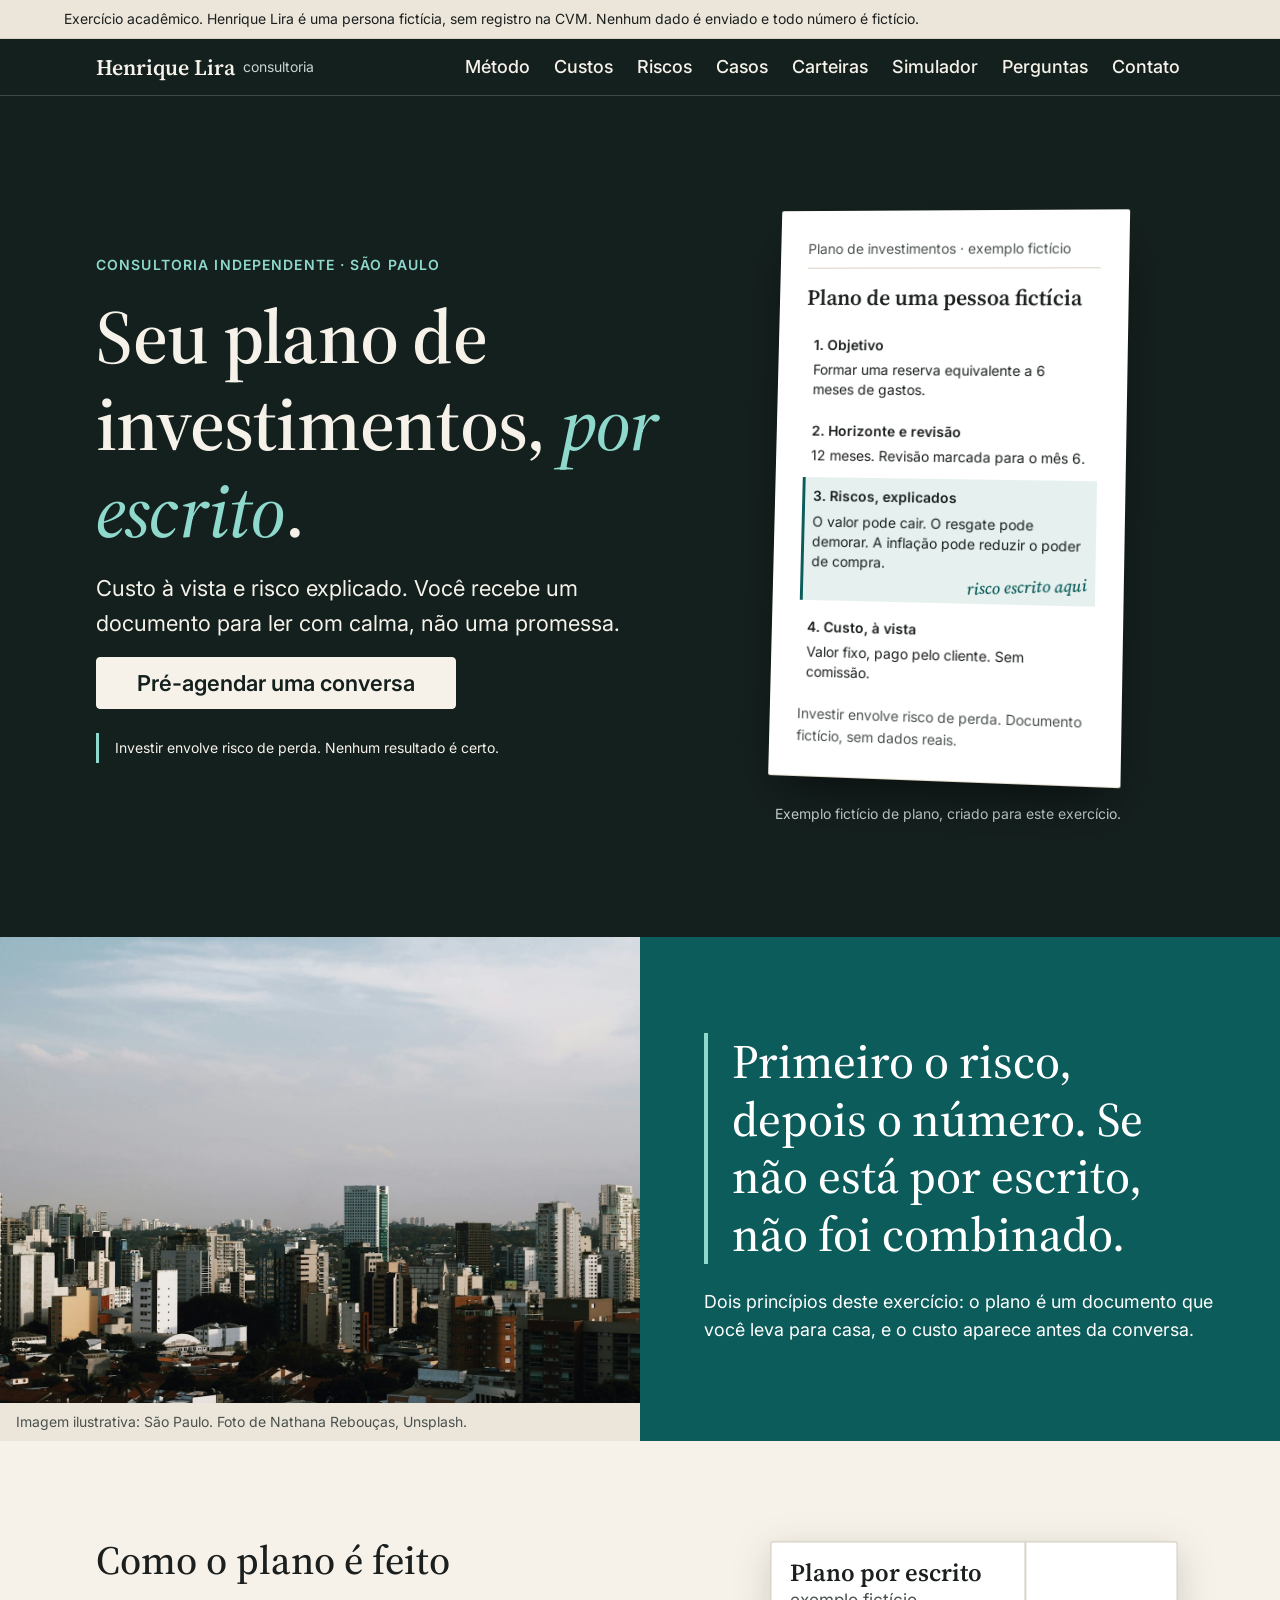
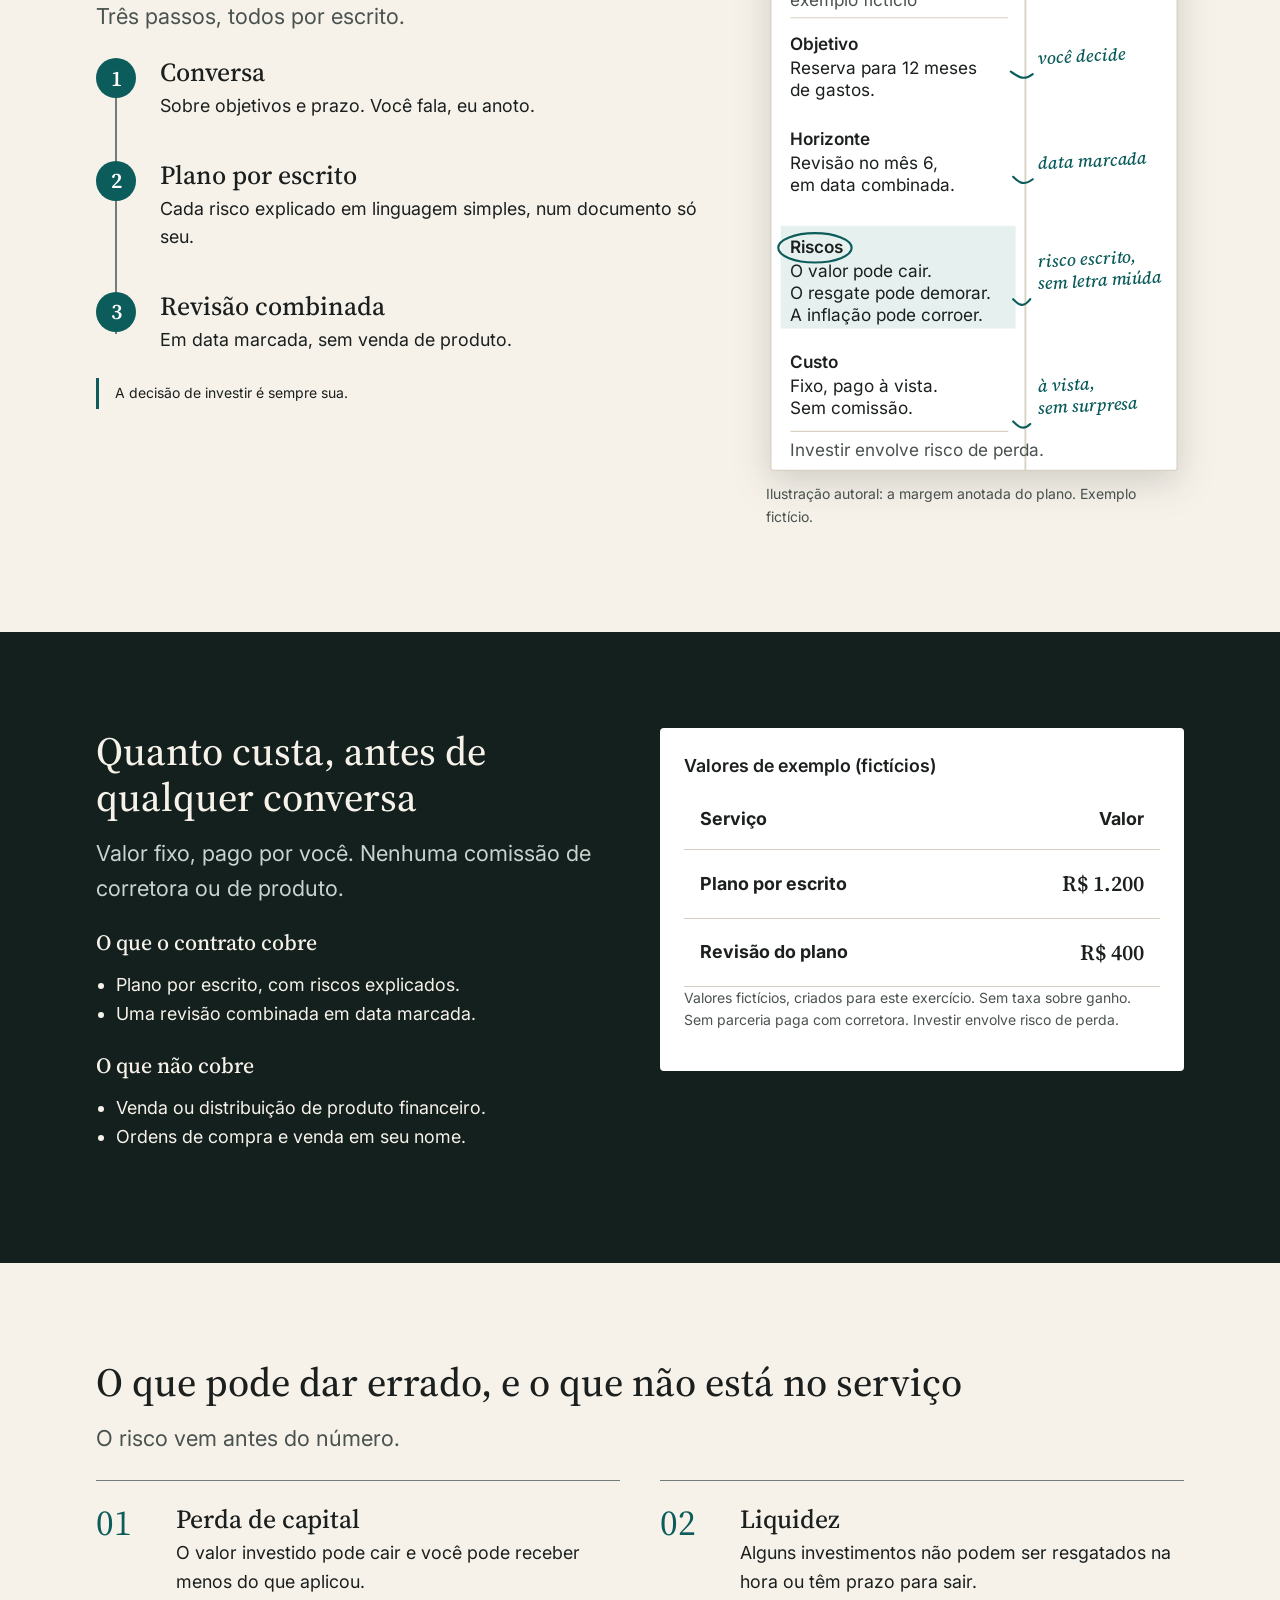
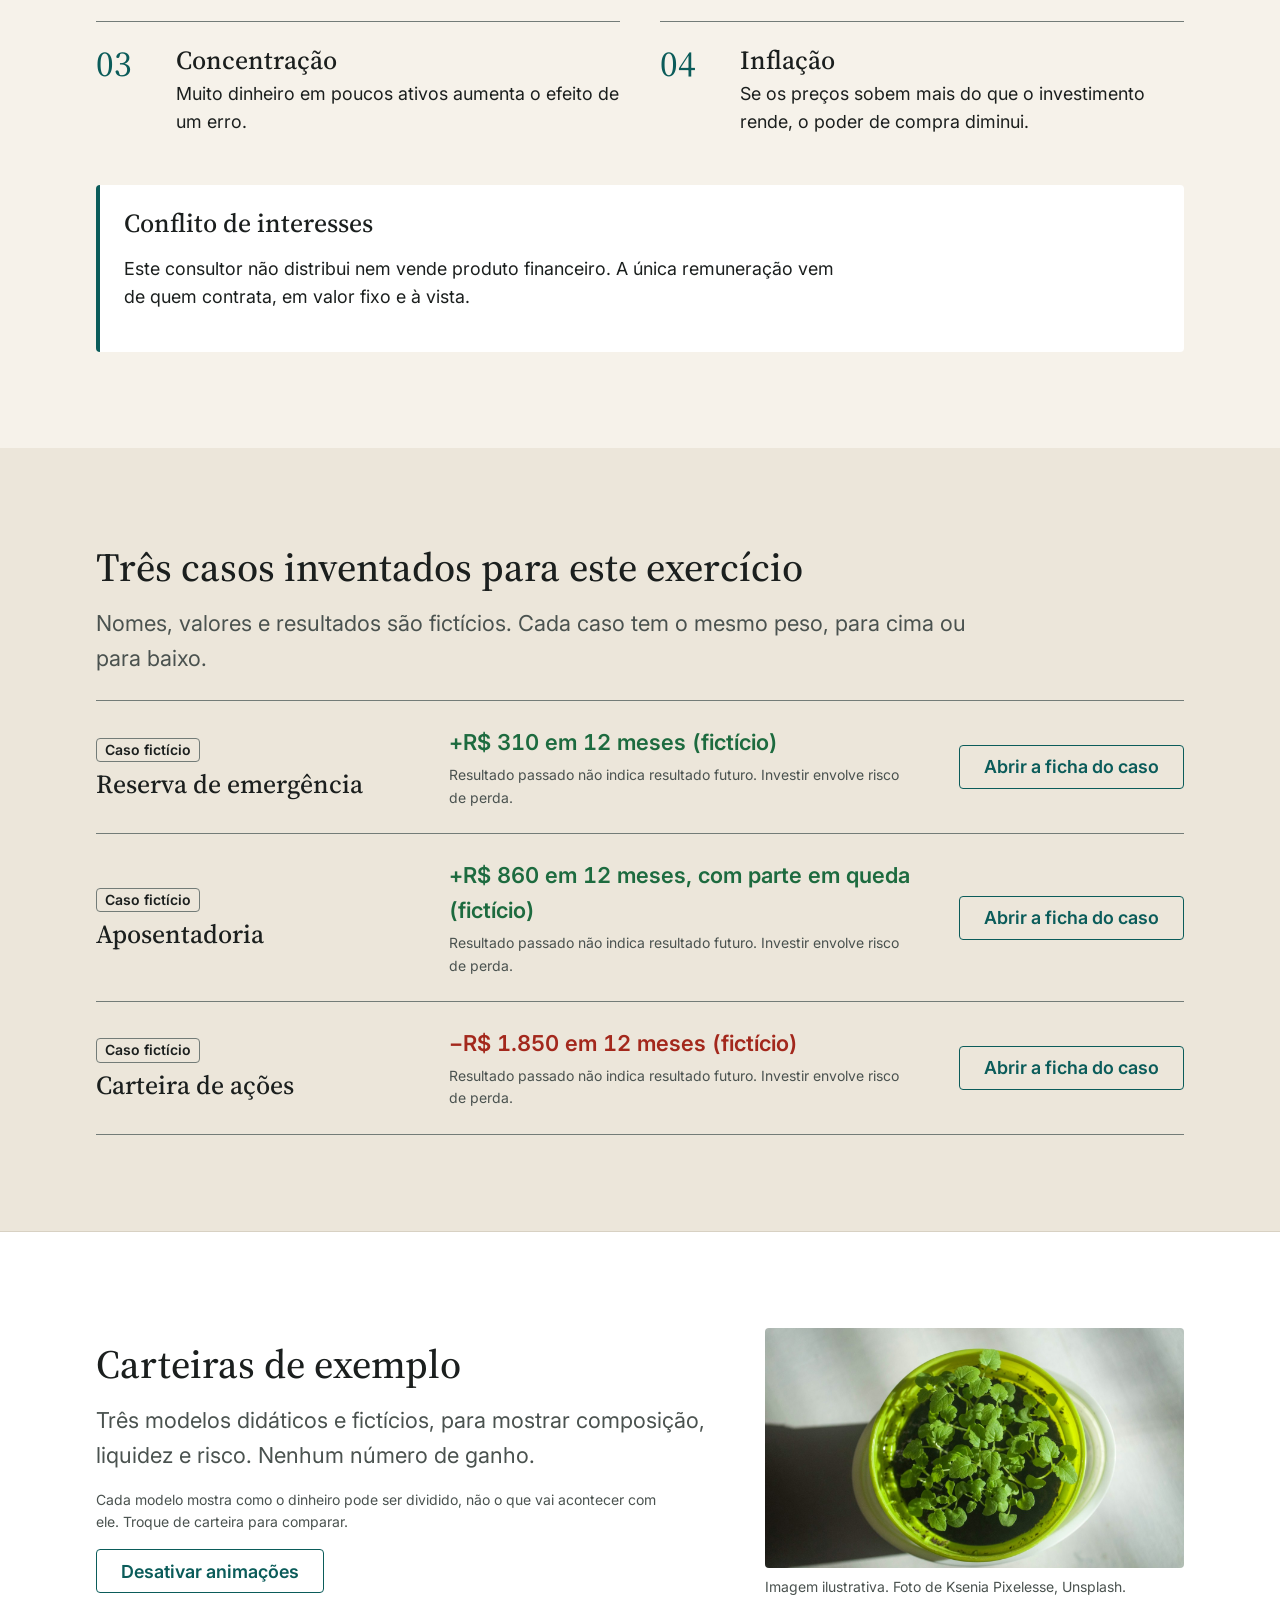
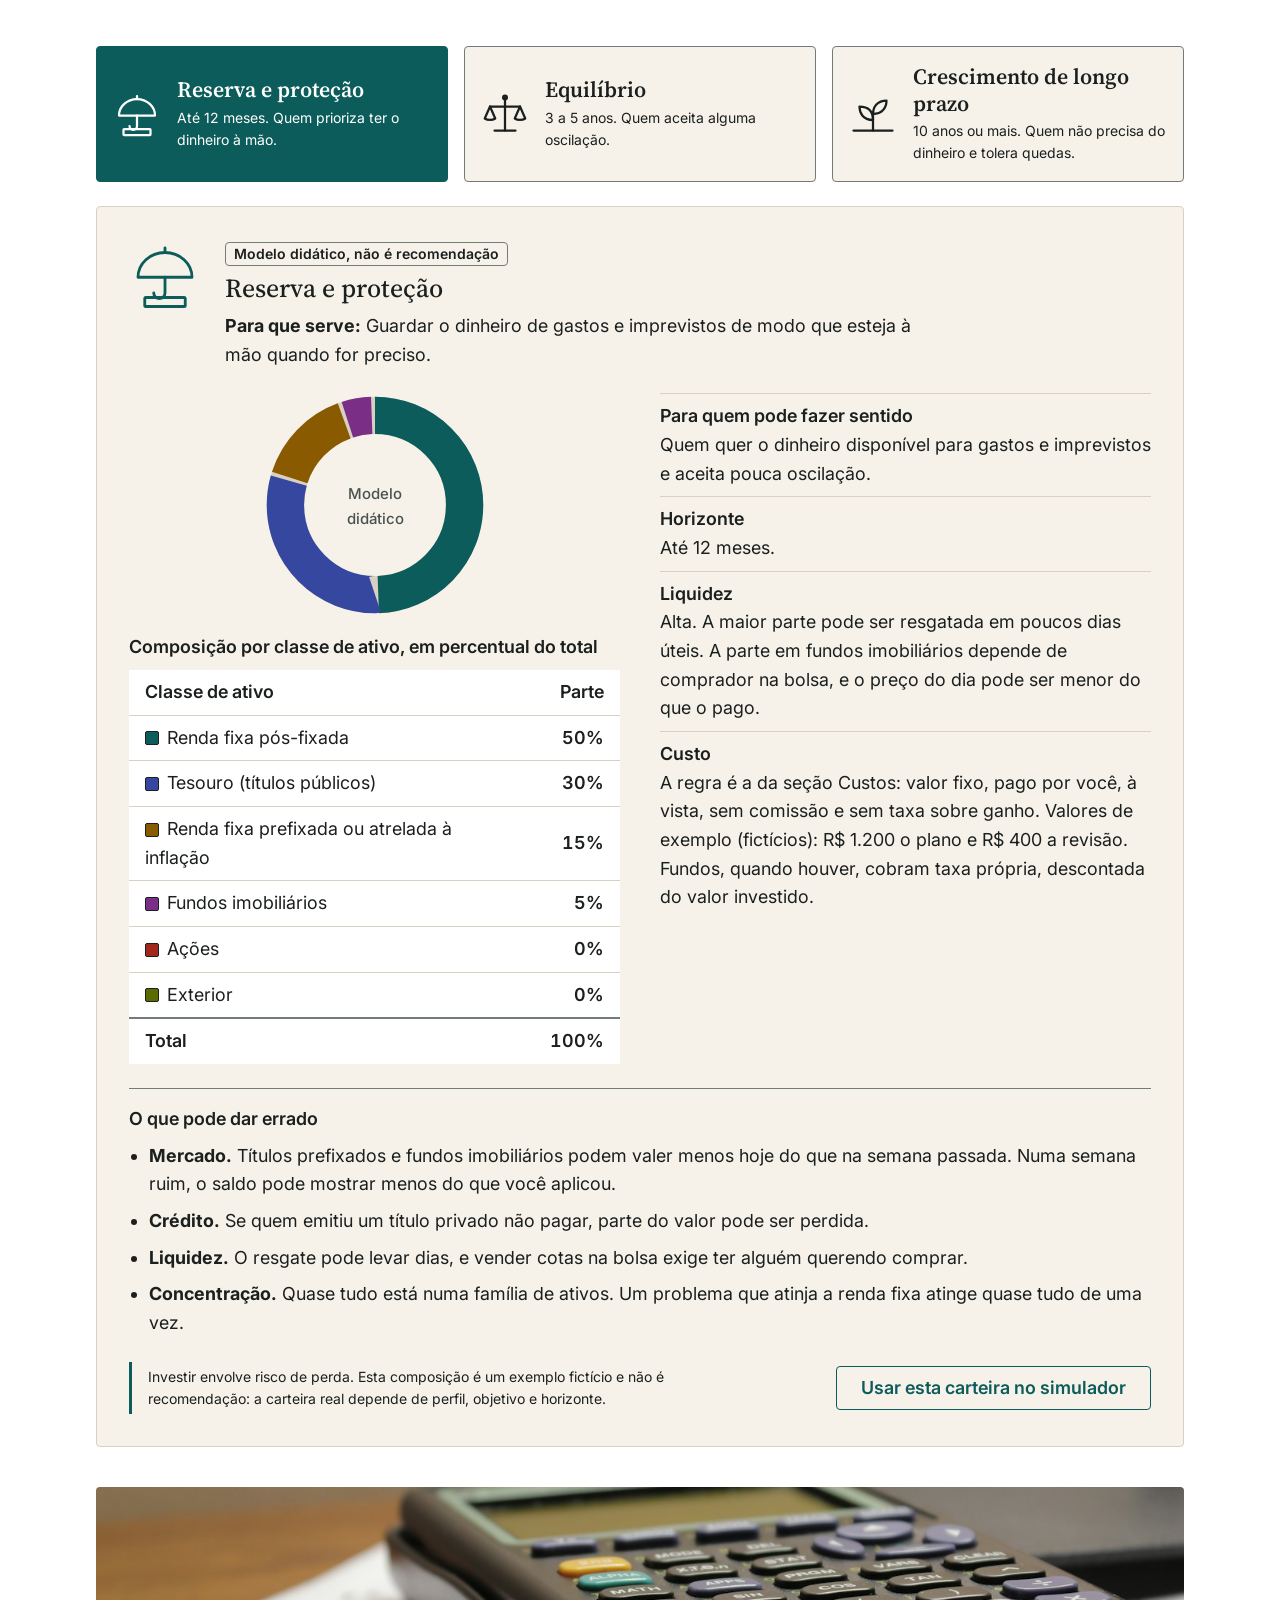
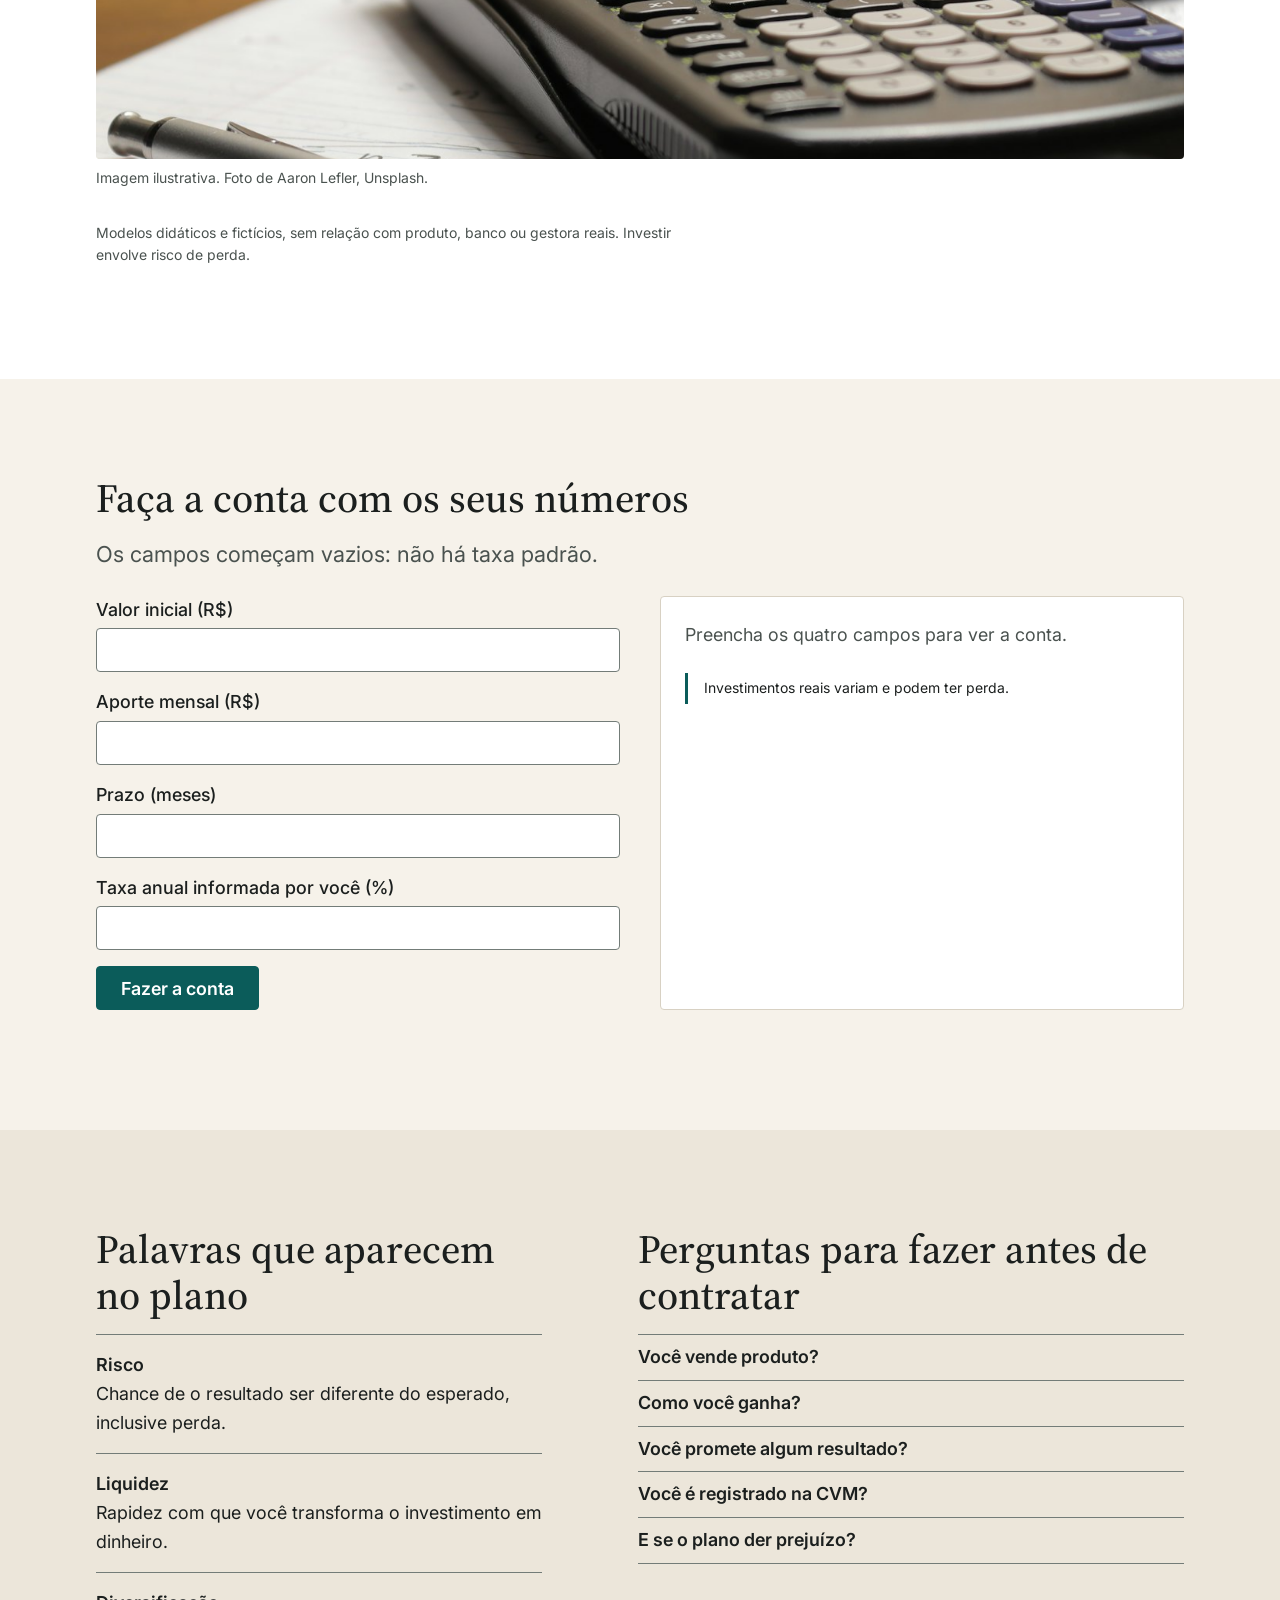
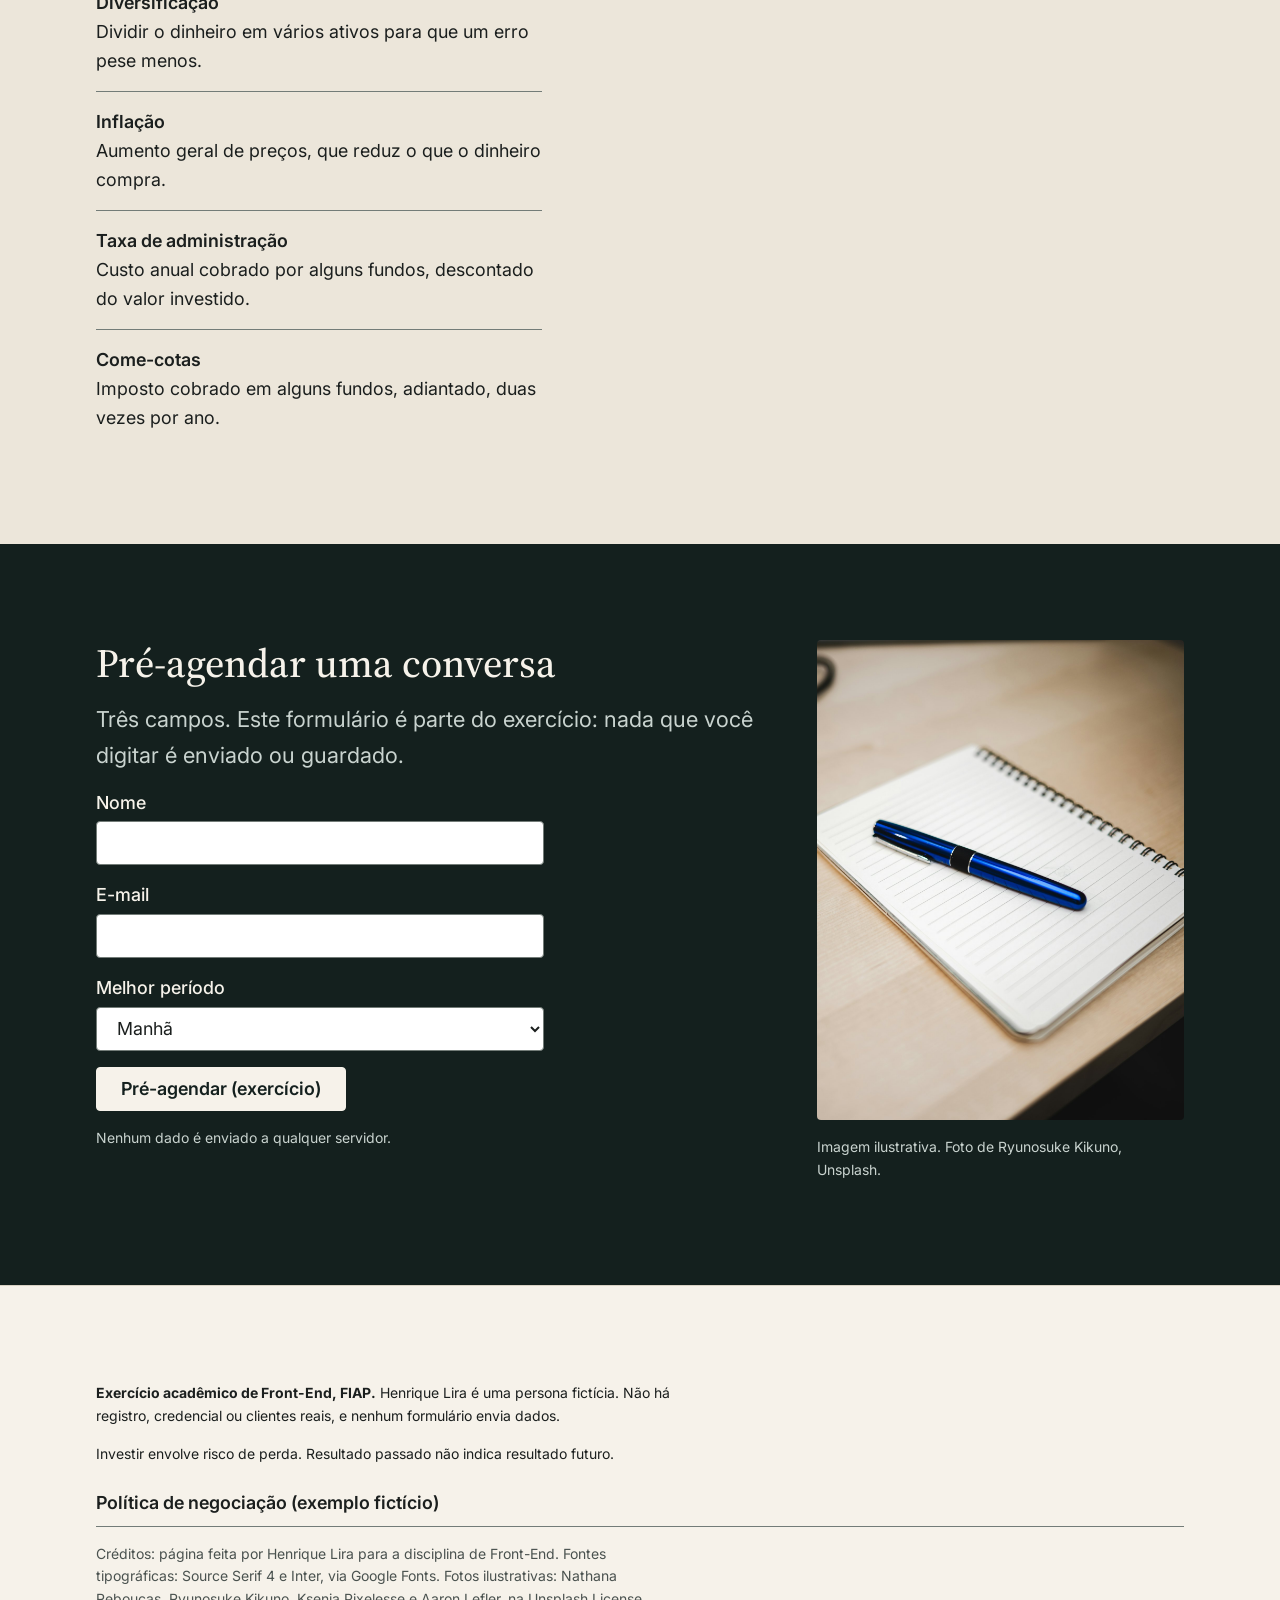
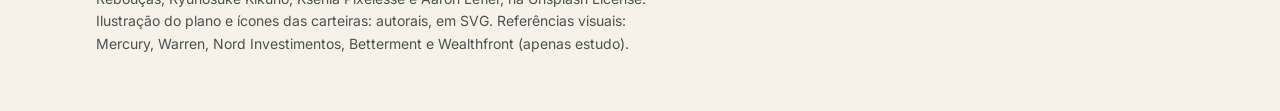
<file: ATIVIDADE-VIBECODE/index.html>
<!DOCTYPE html>
<html lang="pt-BR">
<head>
  <meta charset="utf-8">
  <meta name="viewport" content="width=device-width, initial-scale=1">
  <title>Henrique Lira, consultoria de investimentos (exercício acadêmico)</title>
  <meta name="description" content="Exercício acadêmico de Front-End (FIAP): landing page de uma consultoria de investimentos fictícia, com plano por escrito, custo à vista e risco explicado.">
  <meta name="theme-color" content="#14201E">
  <meta property="og:type" content="website">
  <meta property="og:locale" content="pt_BR">
  <meta property="og:title" content="Henrique Lira, consultoria de investimentos (exercício acadêmico)">
  <meta property="og:description" content="Plano por escrito, custo à vista e risco explicado. Persona fictícia, exercício de Front-End da FIAP.">
  <script>document.documentElement.classList.add('js');</script>
  <link rel="preconnect" href="https://fonts.googleapis.com">
  <link rel="preconnect" href="https://fonts.gstatic.com" crossorigin>
  <link href="https://fonts.googleapis.com/css2?family=Inter:wght@400;500;600&family=Source+Serif+4:ital,wght@0,500;0,600;1,500&display=swap" rel="stylesheet">
  <link rel="stylesheet" href="css/style.css">
  <script src="js/main.js" defer></script>
</head>
<body>
  <a class="pular" href="#conteudo">Pular para o conteúdo</a>
  <div class="progresso" id="progresso" aria-hidden="true"></div>

  <div class="faixa-exercicio" role="note">
    <p>Exercício acadêmico. Henrique Lira é uma persona fictícia, sem registro na CVM. Nenhum dado é enviado e todo número é fictício.</p>
  </div>

  <header class="topo" id="topo">
    <div class="contenedor topo-linha">
      <a class="marca" href="#inicio">Henrique Lira <span>consultoria</span></a>
      <details class="menu" id="menu">
        <summary>Menu</summary>
        <nav aria-label="Principal">
          <ul>
            <li><a href="#metodo">Método</a></li>
            <li><a href="#custos">Custos</a></li>
            <li><a href="#riscos">Riscos</a></li>
            <li><a href="#casos">Casos</a></li>
            <li><a href="#carteiras">Carteiras</a></li>
            <li><a href="#simulador">Simulador</a></li>
            <li><a href="#perguntas">Perguntas</a></li>
            <li><a href="#contato">Contato</a></li>
          </ul>
        </nav>
      </details>
    </div>
  </header>

  <main id="conteudo">
    <!-- 1. Hero -->
    <section class="hero" id="inicio" aria-labelledby="titulo-hero">
      <div class="contenedor hero-grade">
        <div class="hero-texto">
          <p class="sobretitulo">Consultoria independente · São Paulo</p>
          <h1 id="titulo-hero">Seu plano de investimentos, <em>por escrito</em>.</h1>
          <p class="lide">Custo à vista e risco explicado. Você recebe um documento para ler com calma, não uma promessa.</p>
          <p><a class="botao botao-claro botao-grande" href="#contato">Pré-agendar uma conversa</a></p>
          <p class="aviso aviso-escuro">Investir envolve risco de perda. Nenhum resultado é certo.</p>
        </div>
        <figure class="doc-cena">
          <div class="doc">
            <p class="doc-topo">Plano de investimentos · exemplo fictício</p>
            <p class="doc-titulo">Plano de uma pessoa fictícia</p>
            <div class="doc-secao">
              <p class="doc-rotulo">1. Objetivo</p>
              <p class="doc-texto">Formar uma reserva equivalente a 6 meses de gastos.</p>
            </div>
            <div class="doc-secao">
              <p class="doc-rotulo">2. Horizonte e revisão</p>
              <p class="doc-texto">12 meses. Revisão marcada para o mês 6.</p>
            </div>
            <div class="doc-secao marcada">
              <p class="doc-rotulo">3. Riscos, explicados</p>
              <p class="doc-texto">O valor pode cair. O resgate pode demorar. A inflação pode reduzir o poder de compra.</p>
              <p class="margem" aria-hidden="true">risco escrito aqui</p>
            </div>
            <div class="doc-secao">
              <p class="doc-rotulo">4. Custo, à vista</p>
              <p class="doc-texto">Valor fixo, pago pelo cliente. Sem comissão.</p>
            </div>
            <p class="doc-pe">Investir envolve risco de perda. Documento fictício, sem dados reais.</p>
          </div>
          <figcaption class="legenda-escura">Exemplo fictício de plano, criado para este exercício.</figcaption>
        </figure>
      </div>
    </section>

    <!-- 2. Princípio: citação grande + foto -->
    <section id="principio" class="principio" aria-labelledby="t-principio">
      <figure class="principio-foto">
        <img src="img/foto-sao-paulo.jpg" width="1600" height="1067" loading="lazy" alt="Prédios residenciais e comerciais de São Paulo sob céu nublado, vistos de cima.">
        <figcaption>Imagem ilustrativa: São Paulo. Foto de Nathana Rebouças, Unsplash.</figcaption>
      </figure>
      <div class="principio-texto">
        <h2 id="t-principio" class="so-leitor">Princípio</h2>
        <blockquote class="reveal">
          <p>Primeiro o risco, depois o número. Se não está por escrito, não foi combinado.</p>
        </blockquote>
        <p class="nota-grande reveal">Dois princípios deste exercício: o plano é um documento que você leva para casa, e o custo aparece antes da conversa.</p>
      </div>
    </section>

    <!-- 3. Método: linha do tempo -->
    <section id="metodo" class="secao metodo" aria-labelledby="t-metodo">
      <div class="contenedor metodo-grade">
        <div>
          <div class="reveal">
            <h2 id="t-metodo">Como o plano é feito</h2>
            <p class="sub">Três passos, todos por escrito.</p>
          </div>
          <ol class="linha-do-tempo">
            <li class="reveal"><span class="passo-n num" aria-hidden="true">1</span><h3>Conversa</h3><p>Sobre objetivos e prazo. Você fala, eu anoto.</p></li>
            <li class="reveal"><span class="passo-n num" aria-hidden="true">2</span><h3>Plano por escrito</h3><p>Cada risco explicado em linguagem simples, num documento só seu.</p></li>
            <li class="reveal"><span class="passo-n num" aria-hidden="true">3</span><h3>Revisão combinada</h3><p>Em data marcada, sem venda de produto.</p></li>
          </ol>
          <p class="aviso reveal">A decisão de investir é sempre sua.</p>
        </div>
        <figure class="ilustra-plano">
          <svg viewBox="0 0 340 440" role="img" aria-labelledby="svg-plano-t svg-plano-d" focusable="false">
            <title id="svg-plano-t">O plano é o próprio documento</title>
            <desc id="svg-plano-d">Página de um plano fictício com objetivo, horizonte, riscos e custo, e anotações à caneta na margem: você decide, data marcada, risco escrito e à vista, sem surpresa.</desc>
            <rect class="sp-folha" x="4" y="4" width="332" height="432" rx="2"/>
            <line class="sp-margem" x1="212" y1="4" x2="212" y2="436"/>
            <text class="sp-titulo" x="20" y="36">Plano por escrito</text>
            <text class="sp-suave" x="20" y="56">exemplo fictício</text>
            <line class="sp-regua" x1="20" y1="66" x2="198" y2="66"/>

            <text class="sp-rotulo" x="20" y="92">Objetivo</text>
            <text class="sp-texto" x="20" y="112">Reserva para 12 meses</text>
            <text class="sp-texto" x="20" y="130">de gastos.</text>

            <text class="sp-rotulo" x="20" y="170">Horizonte</text>
            <text class="sp-texto" x="20" y="190">Revisão no mês 6,</text>
            <text class="sp-texto" x="20" y="208">em data combinada.</text>

            <rect class="sp-marca" x="12" y="236" width="192" height="84"/>
            <text class="sp-rotulo" x="20" y="258">Riscos</text>
            <text class="sp-texto" x="20" y="278">O valor pode cair.</text>
            <text class="sp-texto" x="20" y="296">O resgate pode demorar.</text>
            <text class="sp-texto" x="20" y="314">A inflação pode corroer.</text>

            <text class="sp-rotulo" x="20" y="352">Custo</text>
            <text class="sp-texto" x="20" y="372">Fixo, pago à vista.</text>
            <text class="sp-texto" x="20" y="390">Sem comissão.</text>

            <line class="sp-regua" x1="20" y1="404" x2="198" y2="404"/>
            <text class="sp-suave" x="20" y="424">Investir envolve risco de perda.</text>

            <g class="sp-caneta">
              <text class="sp-nota" x="222" y="104" transform="rotate(-3 222 104)">você decide</text>
              <path d="M218 112 C210 118 206 114 200 110"/>
              <text class="sp-nota" x="222" y="190" transform="rotate(-3 222 190)">data marcada</text>
              <path d="M218 198 C210 204 206 200 202 196"/>
              <text class="sp-nota" x="222" y="270" transform="rotate(-3 222 270)">risco escrito,</text>
              <text class="sp-nota" x="222" y="288" transform="rotate(-3 222 288)">sem letra miúda</text>
              <path d="M216 296 C210 304 206 300 202 296"/>
              <text class="sp-nota" x="222" y="372" transform="rotate(-3 222 372)">à vista,</text>
              <text class="sp-nota" x="222" y="390" transform="rotate(-3 222 390)">sem surpresa</text>
              <path d="M216 398 C210 404 206 400 202 396"/>
              <ellipse cx="40" cy="254" rx="30" ry="12"/>
            </g>
          </svg>
          <figcaption>Ilustração autoral: a margem anotada do plano. Exemplo fictício.</figcaption>
        </figure>
      </div>
    </section>

    <!-- 4. Custos: faixa escura com tabela em destaque -->
    <section id="custos" class="custos" aria-labelledby="t-custos">
      <div class="contenedor custos-grade">
        <div class="reveal">
          <h2 id="t-custos">Quanto custa, antes de qualquer conversa</h2>
          <p class="sub-escuro">Valor fixo, pago por você. Nenhuma comissão de corretora ou de produto.</p>
          <h3>O que o contrato cobre</h3>
          <ul class="lista">
            <li>Plano por escrito, com riscos explicados.</li>
            <li>Uma revisão combinada em data marcada.</li>
          </ul>
          <h3>O que não cobre</h3>
          <ul class="lista">
            <li>Venda ou distribuição de produto financeiro.</li>
            <li>Ordens de compra e venda em seu nome.</li>
          </ul>
        </div>
        <div class="reveal tabela-caixa">
          <table>
            <caption>Valores de exemplo (fictícios)</caption>
            <thead><tr><th scope="col">Serviço</th><th scope="col" class="dir">Valor</th></tr></thead>
            <tbody>
              <tr><th scope="row">Plano por escrito</th><td class="dir num">R$ 1.200</td></tr>
              <tr><th scope="row">Revisão do plano</th><td class="dir num">R$ 400</td></tr>
            </tbody>
          </table>
          <p class="nota">Valores fictícios, criados para este exercício. Sem taxa sobre ganho. Sem parceria paga com corretora. Investir envolve risco de perda.</p>
        </div>
      </div>
    </section>

    <!-- 5. Riscos: lista editorial -->
    <section id="riscos" class="secao" aria-labelledby="t-riscos">
      <div class="contenedor">
        <div class="reveal">
          <h2 id="t-riscos">O que pode dar errado, e o que não está no serviço</h2>
          <p class="sub">O risco vem antes do número.</p>
        </div>
        <ol class="editorial">
          <li class="reveal"><span class="ed-n num" aria-hidden="true">01</span><div><h3>Perda de capital</h3><p>O valor investido pode cair e você pode receber menos do que aplicou.</p></div></li>
          <li class="reveal"><span class="ed-n num" aria-hidden="true">02</span><div><h3>Liquidez</h3><p>Alguns investimentos não podem ser resgatados na hora ou têm prazo para sair.</p></div></li>
          <li class="reveal"><span class="ed-n num" aria-hidden="true">03</span><div><h3>Concentração</h3><p>Muito dinheiro em poucos ativos aumenta o efeito de um erro.</p></div></li>
          <li class="reveal"><span class="ed-n num" aria-hidden="true">04</span><div><h3>Inflação</h3><p>Se os preços sobem mais do que o investimento rende, o poder de compra diminui.</p></div></li>
        </ol>
        <div class="reveal destaque">
          <h3>Conflito de interesses</h3>
          <p>Este consultor não distribui nem vende produto financeiro. A única remuneração vem de quem contrata, em valor fixo e à vista.</p>
        </div>
      </div>
    </section>

    <!-- 6. Casos: linhas editoriais -->
    <section id="casos" class="secao alt" aria-labelledby="t-casos">
      <div class="contenedor">
        <div class="reveal">
          <h2 id="t-casos">Três casos inventados para este exercício</h2>
          <p class="sub">Nomes, valores e resultados são fictícios. Cada caso tem o mesmo peso, para cima ou para baixo.</p>
        </div>
        <ul class="casos-lista">
          <li class="reveal">
            <div class="caso-id">
              <span class="selo">Caso fictício</span>
              <h3>Reserva de emergência</h3>
            </div>
            <div class="caso-res">
              <p class="resultado positivo num"><span aria-hidden="true">+</span><span class="so-leitor">mais </span>R$ 310 em 12 meses (fictício)</p>
              <p class="nota">Resultado passado não indica resultado futuro. Investir envolve risco de perda.</p>
            </div>
            <button type="button" class="botao botao-contorno" data-caso="caso-a">Abrir a ficha do caso<span class="so-leitor">: Reserva de emergência</span></button>
          </li>
          <li class="reveal">
            <div class="caso-id">
              <span class="selo">Caso fictício</span>
              <h3>Aposentadoria</h3>
            </div>
            <div class="caso-res">
              <p class="resultado positivo num"><span aria-hidden="true">+</span><span class="so-leitor">mais </span>R$ 860 em 12 meses, com parte em queda (fictício)</p>
              <p class="nota">Resultado passado não indica resultado futuro. Investir envolve risco de perda.</p>
            </div>
            <button type="button" class="botao botao-contorno" data-caso="caso-b">Abrir a ficha do caso<span class="so-leitor">: Aposentadoria</span></button>
          </li>
          <li class="reveal">
            <div class="caso-id">
              <span class="selo">Caso fictício</span>
              <h3>Carteira de ações</h3>
            </div>
            <div class="caso-res">
              <p class="resultado negativo num"><span aria-hidden="true">−</span><span class="so-leitor">menos </span>R$ 1.850 em 12 meses (fictício)</p>
              <p class="nota">Resultado passado não indica resultado futuro. Investir envolve risco de perda.</p>
            </div>
            <button type="button" class="botao botao-contorno" data-caso="caso-c">Abrir a ficha do caso<span class="so-leitor">: Carteira de ações</span></button>
          </li>
        </ul>
      </div>
    </section>

    <!-- 7. Carteiras de exemplo -->
    <section id="carteiras" class="secao carteiras" aria-labelledby="t-carteiras">
      <div class="contenedor">
        <div class="carteiras-intro">
          <div class="reveal">
            <h2 id="t-carteiras">Carteiras de exemplo</h2>
            <p class="sub">Três modelos didáticos e fictícios, para mostrar composição, liquidez e risco. Nenhum número de ganho.</p>
            <p class="nota">Cada modelo mostra como o dinheiro pode ser dividido, não o que vai acontecer com ele. Troque de carteira para comparar.</p>
            <button type="button" class="botao botao-contorno" id="alterna-anim" aria-pressed="false">Desativar animações</button>
          </div>
          <figure class="foto-planta reveal">
            <img src="img/foto-planta-vaso.jpg" width="1400" height="930" loading="lazy" alt="Mudas de folhas verdes crescendo em um pote verde-claro sobre uma mesa, vistas de cima.">
            <figcaption>Imagem ilustrativa. Foto de Ksenia Pixelesse, Unsplash.</figcaption>
          </figure>
        </div>
        <div class="comparador" id="comparador">
          <article class="cart" id="cart-a" data-nome="Reserva e proteção" data-resumo="Até 12 meses. Quem prioriza ter o dinheiro à mão." data-prazo="12" aria-labelledby="cart-a-t">
            <header class="cart-topo">
              <svg class="cart-icone" viewBox="0 0 64 64" role="img" aria-label="Ilustração de um guarda-chuva sobre uma base, simbolizando proteção." focusable="false"><path d="M8 34 a24 22 0 0 1 48 0 Z"/><path d="M32 34 v14 a5 5 0 0 1 -10 0"/><path d="M32 12 v-4"/><rect x="14" y="52" width="36" height="8" rx="1"/></svg>
              <div>
                <p class="selo">Modelo didático, não é recomendação</p>
                <h3 id="cart-a-t">Reserva e proteção</h3>
                <p class="cart-serve"><strong>Para que serve:</strong> Guardar o dinheiro de gastos e imprevistos de modo que esteja à mão quando for preciso.</p>
              </div>
            </header>
            <div class="cart-corpo">
              <div class="cart-viz">
                <svg class="rosca" viewBox="0 0 120 120" role="img" aria-labelledby="rt-a rd-a" focusable="false"><title id="rt-a">Composição da carteira Reserva e proteção</title><desc id="rd-a">Renda fixa pós-fixada 50 por cento; Tesouro (títulos públicos) 30 por cento; Renda fixa prefixada ou atrelada à inflação 15 por cento; Fundos imobiliários 5 por cento. Modelo didático e fictício.</desc><circle class="trilho" cx="60" cy="60" r="48"/><circle class="seg seg-0" data-seg="0" cx="60" cy="60" r="48" pathLength="100" style="--i:0;--cor:#0B5C5A" stroke-dasharray="49.4 50.6" stroke-dashoffset="0.0"/><circle class="seg seg-1" data-seg="1" cx="60" cy="60" r="48" pathLength="100" style="--i:1;--cor:#3647A0" stroke-dasharray="29.4 70.6" stroke-dashoffset="-50.0"/><circle class="seg seg-2" data-seg="2" cx="60" cy="60" r="48" pathLength="100" style="--i:2;--cor:#8A5A00" stroke-dasharray="14.4 85.6" stroke-dashoffset="-80.0"/><circle class="seg seg-3" data-seg="3" cx="60" cy="60" r="48" pathLength="100" style="--i:3;--cor:#7A2E86" stroke-dasharray="4.4 95.6" stroke-dashoffset="-95.0"/><text class="rosca-t" x="60" y="57" text-anchor="middle">Modelo</text><text class="rosca-t" x="60" y="70" text-anchor="middle">didático</text></svg>
                <table class="comp"><caption>Composição por classe de ativo, em percentual do total</caption><thead><tr><th scope="col">Classe de ativo</th><th scope="col" class="dir">Parte</th></tr></thead><tbody><tr data-seg="0"><th scope="row"><span class="chave" style="--cor:#0B5C5A" aria-hidden="true"></span>Renda fixa pós-fixada</th><td class="dir num"><span class="cont" data-valor="50">50%</span></td></tr><tr data-seg="1"><th scope="row"><span class="chave" style="--cor:#3647A0" aria-hidden="true"></span>Tesouro (títulos públicos)</th><td class="dir num"><span class="cont" data-valor="30">30%</span></td></tr><tr data-seg="2"><th scope="row"><span class="chave" style="--cor:#8A5A00" aria-hidden="true"></span>Renda fixa prefixada ou atrelada à inflação</th><td class="dir num"><span class="cont" data-valor="15">15%</span></td></tr><tr data-seg="3"><th scope="row"><span class="chave" style="--cor:#7A2E86" aria-hidden="true"></span>Fundos imobiliários</th><td class="dir num"><span class="cont" data-valor="5">5%</span></td></tr><tr data-seg="4"><th scope="row"><span class="chave" style="--cor:#A3281C" aria-hidden="true"></span>Ações</th><td class="dir num"><span class="cont" data-valor="0">0%</span></td></tr><tr data-seg="5"><th scope="row"><span class="chave" style="--cor:#5B6B00" aria-hidden="true"></span>Exterior</th><td class="dir num"><span class="cont" data-valor="0">0%</span></td></tr></tbody><tfoot><tr><th scope="row">Total</th><td class="dir num">100%</td></tr></tfoot></table>
              </div>
              <dl class="cart-dados">
                <div><dt>Para quem pode fazer sentido</dt><dd>Quem quer o dinheiro disponível para gastos e imprevistos e aceita pouca oscilação.</dd></div>
                <div><dt>Horizonte</dt><dd>Até 12 meses.</dd></div>
                <div><dt>Liquidez</dt><dd>Alta. A maior parte pode ser resgatada em poucos dias úteis. A parte em fundos imobiliários depende de comprador na bolsa, e o preço do dia pode ser menor do que o pago.</dd></div>
                <div><dt>Custo</dt><dd>A regra é a da seção Custos: valor fixo, pago por você, à vista, sem comissão e sem taxa sobre ganho. Valores de exemplo (fictícios): R$ 1.200 o plano e R$ 400 a revisão. Fundos, quando houver, cobram taxa própria, descontada do valor investido.</dd></div>
              </dl>
            </div>
            <div class="cart-riscos">
              <h4>O que pode dar errado</h4>
              <ul><li><strong>Mercado.</strong> Títulos prefixados e fundos imobiliários podem valer menos hoje do que na semana passada. Numa semana ruim, o saldo pode mostrar menos do que você aplicou.</li><li><strong>Crédito.</strong> Se quem emitiu um título privado não pagar, parte do valor pode ser perdida.</li><li><strong>Liquidez.</strong> O resgate pode levar dias, e vender cotas na bolsa exige ter alguém querendo comprar.</li><li><strong>Concentração.</strong> Quase tudo está numa família de ativos. Um problema que atinja a renda fixa atinge quase tudo de uma vez.</li></ul>
            </div>
            <div class="cart-rodape">
              <p class="aviso">Investir envolve risco de perda. Esta composição é um exemplo fictício e não é recomendação: a carteira real depende de perfil, objetivo e horizonte.</p>
              <button type="button" class="botao botao-contorno" data-usar-prazo="12">Usar esta carteira no simulador<span class="so-leitor">: Reserva e proteção, preenche só o prazo de 12 meses</span></button>
            </div>
          </article>
          <article class="cart" id="cart-b" data-nome="Equilíbrio" data-resumo="3 a 5 anos. Quem aceita alguma oscilação." data-prazo="60" aria-labelledby="cart-b-t">
            <header class="cart-topo">
              <svg class="cart-icone" viewBox="0 0 64 64" role="img" aria-label="Ilustração de uma balança em equilíbrio, com dois pratos." focusable="false"><path d="M32 10 v44"/><path d="M18 54 h28"/><path d="M12 22 h40"/><path d="M12 22 l-7 16 a9 5 0 0 0 14 0 Z"/><path d="M52 22 l-7 16 a9 5 0 0 0 14 0 Z"/><circle cx="32" cy="10" r="2.5"/></svg>
              <div>
                <p class="selo">Modelo didático, não é recomendação</p>
                <h3 id="cart-b-t">Equilíbrio</h3>
                <p class="cart-serve"><strong>Para que serve:</strong> Reunir dinheiro para um objetivo de médio prazo, aceitando que o valor oscile no caminho.</p>
              </div>
            </header>
            <div class="cart-corpo">
              <div class="cart-viz">
                <svg class="rosca" viewBox="0 0 120 120" role="img" aria-labelledby="rt-b rd-b" focusable="false"><title id="rt-b">Composição da carteira Equilíbrio</title><desc id="rd-b">Renda fixa pós-fixada 25 por cento; Tesouro (títulos públicos) 20 por cento; Renda fixa prefixada ou atrelada à inflação 20 por cento; Fundos imobiliários 15 por cento; Ações 15 por cento; Exterior 5 por cento. Modelo didático e fictício.</desc><circle class="trilho" cx="60" cy="60" r="48"/><circle class="seg seg-0" data-seg="0" cx="60" cy="60" r="48" pathLength="100" style="--i:0;--cor:#0B5C5A" stroke-dasharray="24.4 75.6" stroke-dashoffset="0.0"/><circle class="seg seg-1" data-seg="1" cx="60" cy="60" r="48" pathLength="100" style="--i:1;--cor:#3647A0" stroke-dasharray="19.4 80.6" stroke-dashoffset="-25.0"/><circle class="seg seg-2" data-seg="2" cx="60" cy="60" r="48" pathLength="100" style="--i:2;--cor:#8A5A00" stroke-dasharray="19.4 80.6" stroke-dashoffset="-45.0"/><circle class="seg seg-3" data-seg="3" cx="60" cy="60" r="48" pathLength="100" style="--i:3;--cor:#7A2E86" stroke-dasharray="14.4 85.6" stroke-dashoffset="-65.0"/><circle class="seg seg-4" data-seg="4" cx="60" cy="60" r="48" pathLength="100" style="--i:4;--cor:#A3281C" stroke-dasharray="14.4 85.6" stroke-dashoffset="-80.0"/><circle class="seg seg-5" data-seg="5" cx="60" cy="60" r="48" pathLength="100" style="--i:5;--cor:#5B6B00" stroke-dasharray="4.4 95.6" stroke-dashoffset="-95.0"/><text class="rosca-t" x="60" y="57" text-anchor="middle">Modelo</text><text class="rosca-t" x="60" y="70" text-anchor="middle">didático</text></svg>
                <table class="comp"><caption>Composição por classe de ativo, em percentual do total</caption><thead><tr><th scope="col">Classe de ativo</th><th scope="col" class="dir">Parte</th></tr></thead><tbody><tr data-seg="0"><th scope="row"><span class="chave" style="--cor:#0B5C5A" aria-hidden="true"></span>Renda fixa pós-fixada</th><td class="dir num"><span class="cont" data-valor="25">25%</span></td></tr><tr data-seg="1"><th scope="row"><span class="chave" style="--cor:#3647A0" aria-hidden="true"></span>Tesouro (títulos públicos)</th><td class="dir num"><span class="cont" data-valor="20">20%</span></td></tr><tr data-seg="2"><th scope="row"><span class="chave" style="--cor:#8A5A00" aria-hidden="true"></span>Renda fixa prefixada ou atrelada à inflação</th><td class="dir num"><span class="cont" data-valor="20">20%</span></td></tr><tr data-seg="3"><th scope="row"><span class="chave" style="--cor:#7A2E86" aria-hidden="true"></span>Fundos imobiliários</th><td class="dir num"><span class="cont" data-valor="15">15%</span></td></tr><tr data-seg="4"><th scope="row"><span class="chave" style="--cor:#A3281C" aria-hidden="true"></span>Ações</th><td class="dir num"><span class="cont" data-valor="15">15%</span></td></tr><tr data-seg="5"><th scope="row"><span class="chave" style="--cor:#5B6B00" aria-hidden="true"></span>Exterior</th><td class="dir num"><span class="cont" data-valor="5">5%</span></td></tr></tbody><tfoot><tr><th scope="row">Total</th><td class="dir num">100%</td></tr></tfoot></table>
              </div>
              <dl class="cart-dados">
                <div><dt>Para quem pode fazer sentido</dt><dd>Quem aceita alguma oscilação para não deixar o dinheiro parado, com um objetivo de médio prazo.</dd></div>
                <div><dt>Horizonte</dt><dd>De 3 a 5 anos.</dd></div>
                <div><dt>Liquidez</dt><dd>Média. A renda fixa pós-fixada e o Tesouro saem em poucos dias. Ações e fundos imobiliários dependem de comprador na bolsa, e parte da renda fixa pode ter prazo para sair.</dd></div>
                <div><dt>Custo</dt><dd>A regra é a da seção Custos: valor fixo, pago por você, à vista, sem comissão e sem taxa sobre ganho. Valores de exemplo (fictícios): R$ 1.200 o plano e R$ 400 a revisão. Fundos, quando houver, cobram taxa própria, descontada do valor investido.</dd></div>
              </dl>
            </div>
            <div class="cart-riscos">
              <h4>O que pode dar errado</h4>
              <ul><li><strong>Mercado.</strong> Ações e fundos imobiliários podem cair juntos por meses. Num ano ruim, o saldo pode ficar abaixo do aplicado por bastante tempo.</li><li><strong>Crédito.</strong> Títulos privados dependem de quem os emitiu. Se ele não pagar, parte do valor pode ser perdida.</li><li><strong>Liquidez.</strong> Quem precisar do dinheiro numa queda pode ter de vender por um preço baixo.</li><li><strong>Concentração.</strong> Mesmo dividida, a carteira tem pouco do exterior. Uma crise no país atinge quase todas as partes.</li></ul>
            </div>
            <div class="cart-rodape">
              <p class="aviso">Investir envolve risco de perda. Esta composição é um exemplo fictício e não é recomendação: a carteira real depende de perfil, objetivo e horizonte.</p>
              <button type="button" class="botao botao-contorno" data-usar-prazo="60">Usar esta carteira no simulador<span class="so-leitor">: Equilíbrio, preenche só o prazo de 60 meses</span></button>
            </div>
          </article>
          <article class="cart" id="cart-c" data-nome="Crescimento de longo prazo" data-resumo="10 anos ou mais. Quem não precisa do dinheiro e tolera quedas." data-prazo="120" aria-labelledby="cart-c-t">
            <header class="cart-topo">
              <svg class="cart-icone" viewBox="0 0 64 64" role="img" aria-label="Ilustração de um broto com duas folhas saindo da terra." focusable="false"><path d="M6 54 h52"/><path d="M32 54 v-24"/><path d="M32 40 c-14 0 -18 -10 -18 -18 c12 0 18 6 18 18 z"/><path d="M32 32 c0 -10 6 -18 18 -18 c0 10 -6 18 -18 18 z"/></svg>
              <div>
                <p class="selo">Modelo didático, não é recomendação</p>
                <h3 id="cart-c-t">Crescimento de longo prazo</h3>
                <p class="cart-serve"><strong>Para que serve:</strong> Formar patrimônio para um objetivo distante, aceitando oscilações fortes pelo caminho.</p>
              </div>
            </header>
            <div class="cart-corpo">
              <div class="cart-viz">
                <svg class="rosca" viewBox="0 0 120 120" role="img" aria-labelledby="rt-c rd-c" focusable="false"><title id="rt-c">Composição da carteira Crescimento de longo prazo</title><desc id="rd-c">Renda fixa pós-fixada 10 por cento; Tesouro (títulos públicos) 10 por cento; Renda fixa prefixada ou atrelada à inflação 15 por cento; Fundos imobiliários 20 por cento; Ações 30 por cento; Exterior 15 por cento. Modelo didático e fictício.</desc><circle class="trilho" cx="60" cy="60" r="48"/><circle class="seg seg-0" data-seg="0" cx="60" cy="60" r="48" pathLength="100" style="--i:0;--cor:#0B5C5A" stroke-dasharray="9.4 90.6" stroke-dashoffset="0.0"/><circle class="seg seg-1" data-seg="1" cx="60" cy="60" r="48" pathLength="100" style="--i:1;--cor:#3647A0" stroke-dasharray="9.4 90.6" stroke-dashoffset="-10.0"/><circle class="seg seg-2" data-seg="2" cx="60" cy="60" r="48" pathLength="100" style="--i:2;--cor:#8A5A00" stroke-dasharray="14.4 85.6" stroke-dashoffset="-20.0"/><circle class="seg seg-3" data-seg="3" cx="60" cy="60" r="48" pathLength="100" style="--i:3;--cor:#7A2E86" stroke-dasharray="19.4 80.6" stroke-dashoffset="-35.0"/><circle class="seg seg-4" data-seg="4" cx="60" cy="60" r="48" pathLength="100" style="--i:4;--cor:#A3281C" stroke-dasharray="29.4 70.6" stroke-dashoffset="-55.0"/><circle class="seg seg-5" data-seg="5" cx="60" cy="60" r="48" pathLength="100" style="--i:5;--cor:#5B6B00" stroke-dasharray="14.4 85.6" stroke-dashoffset="-85.0"/><text class="rosca-t" x="60" y="57" text-anchor="middle">Modelo</text><text class="rosca-t" x="60" y="70" text-anchor="middle">didático</text></svg>
                <table class="comp"><caption>Composição por classe de ativo, em percentual do total</caption><thead><tr><th scope="col">Classe de ativo</th><th scope="col" class="dir">Parte</th></tr></thead><tbody><tr data-seg="0"><th scope="row"><span class="chave" style="--cor:#0B5C5A" aria-hidden="true"></span>Renda fixa pós-fixada</th><td class="dir num"><span class="cont" data-valor="10">10%</span></td></tr><tr data-seg="1"><th scope="row"><span class="chave" style="--cor:#3647A0" aria-hidden="true"></span>Tesouro (títulos públicos)</th><td class="dir num"><span class="cont" data-valor="10">10%</span></td></tr><tr data-seg="2"><th scope="row"><span class="chave" style="--cor:#8A5A00" aria-hidden="true"></span>Renda fixa prefixada ou atrelada à inflação</th><td class="dir num"><span class="cont" data-valor="15">15%</span></td></tr><tr data-seg="3"><th scope="row"><span class="chave" style="--cor:#7A2E86" aria-hidden="true"></span>Fundos imobiliários</th><td class="dir num"><span class="cont" data-valor="20">20%</span></td></tr><tr data-seg="4"><th scope="row"><span class="chave" style="--cor:#A3281C" aria-hidden="true"></span>Ações</th><td class="dir num"><span class="cont" data-valor="30">30%</span></td></tr><tr data-seg="5"><th scope="row"><span class="chave" style="--cor:#5B6B00" aria-hidden="true"></span>Exterior</th><td class="dir num"><span class="cont" data-valor="15">15%</span></td></tr></tbody><tfoot><tr><th scope="row">Total</th><td class="dir num">100%</td></tr></tfoot></table>
              </div>
              <dl class="cart-dados">
                <div><dt>Para quem pode fazer sentido</dt><dd>Quem não precisa do dinheiro por muito tempo e tolera ver o saldo cair por longos períodos.</dd></div>
                <div><dt>Horizonte</dt><dd>10 anos ou mais.</dd></div>
                <div><dt>Liquidez</dt><dd>Menor. Ações e fundos imobiliários podem ser vendidos na bolsa, mas vender numa queda pode transformar uma perda temporária em perda definitiva.</dd></div>
                <div><dt>Custo</dt><dd>A regra é a da seção Custos: valor fixo, pago por você, à vista, sem comissão e sem taxa sobre ganho. Valores de exemplo (fictícios): R$ 1.200 o plano e R$ 400 a revisão. Fundos, quando houver, cobram taxa própria, descontada do valor investido.</dd></div>
              </dl>
            </div>
            <div class="cart-riscos">
              <h4>O que pode dar errado</h4>
              <ul><li><strong>Mercado.</strong> A parte em ações pode cair por anos seguidos. O saldo pode ficar bem abaixo do aplicado por muito tempo.</li><li><strong>Crédito.</strong> Títulos privados dependem de quem os emitiu. Se ele não pagar, parte do valor pode ser perdida.</li><li><strong>Liquidez.</strong> Fundos e ações podem ter poucos compradores justamente quando muita gente quer vender.</li><li><strong>Concentração.</strong> Poucas empresas na parte de ações repetem o que o caso fictício C mostra: o efeito de um erro fica maior.</li></ul>
            </div>
            <div class="cart-rodape">
              <p class="aviso">Investir envolve risco de perda. Esta composição é um exemplo fictício e não é recomendação: a carteira real depende de perfil, objetivo e horizonte.</p>
              <button type="button" class="botao botao-contorno" data-usar-prazo="120">Usar esta carteira no simulador<span class="so-leitor">: Crescimento de longo prazo, preenche só o prazo de 120 meses</span></button>
            </div>
          </article>
        </div>
        <figure class="faixa-foto reveal">
          <div class="faixa-foto-q"><img id="paralaxe" src="img/foto-calculadora-caneta.jpg" width="1400" height="933" loading="lazy" alt="Calculadora científica e caneta metálica sobre uma folha com contas à mão, numa mesa de madeira."></div>
          <figcaption>Imagem ilustrativa. Foto de Aaron Lefler, Unsplash.</figcaption>
        </figure>
        <p class="nota carteiras-nota">Modelos didáticos e fictícios, sem relação com produto, banco ou gestora reais. Investir envolve risco de perda.</p>
      </div>
    </section>

    <!-- 8. Simulador -->
    <section id="simulador" class="secao" aria-labelledby="t-sim">
      <div class="contenedor">
        <div class="reveal">
          <h2 id="t-sim">Faça a conta com os seus números</h2>
          <p class="sub">Os campos começam vazios: não há taxa padrão.</p>
          <p class="nota" id="sim-origem" role="status" hidden></p>
        </div>
        <div class="grade-2 reveal">
          <form id="form-sim" novalidate>
            <div class="campo">
              <label for="inicial">Valor inicial (R$)</label>
              <input id="inicial" name="inicial" type="text" inputmode="decimal" autocomplete="off" aria-describedby="erro-inicial">
              <p class="erro" id="erro-inicial" role="alert"></p>
            </div>
            <div class="campo">
              <label for="aporte">Aporte mensal (R$)</label>
              <input id="aporte" name="aporte" type="text" inputmode="decimal" autocomplete="off" aria-describedby="erro-aporte">
              <p class="erro" id="erro-aporte" role="alert"></p>
            </div>
            <div class="campo">
              <label for="prazo">Prazo (meses)</label>
              <input id="prazo" name="prazo" type="text" inputmode="numeric" autocomplete="off" aria-describedby="erro-prazo">
              <p class="erro" id="erro-prazo" role="alert"></p>
            </div>
            <div class="campo">
              <label for="taxa">Taxa anual informada por você (%)</label>
              <input id="taxa" name="taxa" type="text" inputmode="decimal" autocomplete="off" aria-describedby="erro-taxa">
              <p class="erro" id="erro-taxa" role="alert"></p>
            </div>
            <button type="submit" class="botao">Fazer a conta</button>
          </form>
          <div class="resultado-sim" aria-live="polite" id="resultado-sim">
            <p class="vazio" id="sim-vazio">Preencha os quatro campos para ver a conta.</p>
            <div id="sim-saida" hidden>
              <p>O que você digitou resulta em</p>
              <p class="sim-valor num" id="sim-total"></p>
              <p class="num" id="sim-detalhe"></p>
              <p class="nota">Conta aritmética com o que você digitou. Não é projeção nem estimativa de retorno.</p>
            </div>
            <p class="aviso">Investimentos reais variam e podem ter perda.</p>
          </div>
        </div>
      </div>
    </section>

    <!-- 8. Glossário + Perguntas: duas colunas -->
    <section id="perguntas" class="secao alt" aria-labelledby="t-faq">
      <div class="contenedor duas-col">
        <div id="glossario" class="reveal">
          <h2>Palavras que aparecem no plano</h2>
          <dl class="glossario">
            <div><dt>Risco</dt><dd>Chance de o resultado ser diferente do esperado, inclusive perda.</dd></div>
            <div><dt>Liquidez</dt><dd>Rapidez com que você transforma o investimento em dinheiro.</dd></div>
            <div><dt>Diversificação</dt><dd>Dividir o dinheiro em vários ativos para que um erro pese menos.</dd></div>
            <div><dt>Inflação</dt><dd>Aumento geral de preços, que reduz o que o dinheiro compra.</dd></div>
            <div><dt>Taxa de administração</dt><dd>Custo anual cobrado por alguns fundos, descontado do valor investido.</dd></div>
            <div><dt>Come-cotas</dt><dd>Imposto cobrado em alguns fundos, adiantado, duas vezes por ano.</dd></div>
          </dl>
        </div>
        <div class="reveal">
          <h2 id="t-faq">Perguntas para fazer antes de contratar</h2>
          <div class="faq">
            <details><summary>Você vende produto?</summary><p>Não. Este consultor não distribui nem vende produto financeiro.</p></details>
            <details><summary>Como você ganha?</summary><p>Valor fixo, pago por quem contrata, informado antes de qualquer conversa. Não há comissão nem taxa sobre ganho.</p></details>
            <details><summary>Você promete algum resultado?</summary><p>Não. Ninguém pode afirmar o que vai acontecer com um investimento. O plano explica os riscos e a decisão é sua.</p></details>
            <details><summary>Você é registrado na CVM?</summary><p>Não. Esta é uma persona fictícia de um exercício acadêmico.</p></details>
            <details><summary>E se o plano der prejuízo?</summary><p>A perda é um risco real e está escrita no plano. O caso fictício C mostra como isso aparece no documento.</p></details>
          </div>
        </div>
      </div>
    </section>

    <!-- 9. Contato -->
    <section id="contato" class="contato" aria-labelledby="t-contato">
      <div class="contenedor contato-grade">
        <div>
          <h2 id="t-contato">Pré-agendar uma conversa</h2>
          <p class="sub-escuro">Três campos. Este formulário é parte do exercício: nada que você digitar é enviado ou guardado.</p>
          <form id="form-contato" novalidate>
            <div class="campo">
              <label for="c-nome">Nome</label>
              <input id="c-nome" name="nome" type="text" autocomplete="off" aria-describedby="erro-c-nome">
              <p class="erro" id="erro-c-nome" role="alert"></p>
            </div>
            <div class="campo">
              <label for="c-email">E-mail</label>
              <input id="c-email" name="email" type="text" inputmode="email" autocomplete="off" aria-describedby="erro-c-email">
              <p class="erro" id="erro-c-email" role="alert"></p>
            </div>
            <div class="campo">
              <label for="c-periodo">Melhor período</label>
              <select id="c-periodo" name="periodo">
                <option value="manha">Manhã</option>
                <option value="tarde">Tarde</option>
                <option value="noite">Noite</option>
              </select>
            </div>
            <button type="submit" class="botao botao-claro">Pré-agendar (exercício)</button>
            <p class="nota-escura">Nenhum dado é enviado a qualquer servidor.</p>
          </form>
          <div class="sucesso" id="sucesso-contato" role="status" tabindex="-1" hidden>
            <p class="selo-escuro">Exercício</p>
            <p><strong>Simulação concluída.</strong> Nenhum dado foi enviado e ninguém vai entrar em contato. Numa página real, é aqui que apareceria a confirmação do horário.</p>
            <button type="button" class="botao botao-claro" id="refazer-contato">Preencher de novo</button>
          </div>
        </div>
        <figure class="foto-lateral foto-contato">
          <img src="img/foto-caneta-caderno.jpg" width="1400" height="2104" loading="lazy" alt="Caneta azul sobre um caderno espiral de folhas pautadas, em uma mesa clara.">
          <figcaption class="legenda-escura">Imagem ilustrativa. Foto de Ryunosuke Kikuno, Unsplash.</figcaption>
        </figure>
      </div>
    </section>
  </main>

  <div class="barra-acao" id="barra-acao" aria-hidden="true">
    <div class="contenedor barra-linha">
      <p><span class="barra-extra">Plano por escrito, custo à vista. </span>Investir envolve risco de perda.</p>
      <a class="barra-link" href="#carteiras" tabindex="-1">Carteiras</a>
      <a class="botao botao-claro" href="#contato" tabindex="-1">Pré-agendar<span class="barra-extra">&nbsp;uma conversa</span></a>
    </div>
  </div>

  <footer class="rodape">
    <div class="contenedor">
      <p><strong>Exercício acadêmico de Front-End, FIAP.</strong> Henrique Lira é uma persona fictícia. Não há registro, credencial ou clientes reais, e nenhum formulário envia dados.</p>
      <p>Investir envolve risco de perda. Resultado passado não indica resultado futuro.</p>
      <details class="politica">
        <summary>Política de negociação (exemplo fictício)</summary>
        <p>Exemplo para este exercício: o consultor não negocia, para si, ativos que recomenda a clientes no mesmo período e declara por escrito qualquer posição que tenha.</p>
      </details>
      <p class="nota-rodape">Créditos: página feita por Henrique Lira para a disciplina de Front-End. Fontes tipográficas: Source Serif 4 e Inter, via Google Fonts. Fotos ilustrativas: Nathana Rebouças, Ryunosuke Kikuno, Ksenia Pixelesse e Aaron Lefler, na Unsplash License. Ilustração do plano e ícones das carteiras: autorais, em SVG. Referências visuais: Mercury, Warren, Nord Investimentos, Betterment e Wealthfront (apenas estudo).</p>
    </div>
  </footer>

  <!-- Conferência dos casos fictícios (script Python com Decimal):
       A: aportado 20000 + 500*12 = 26000; saldo 26310; resultado +310 = +1,19% (310/26000)
       B: renda fixa +1480 sobre 40000 = +3,70%; ações -620 sobre 22000 = -2,82%;
          total 1480-620 = +860 sobre 62000 (50000 + 1000*12) = +1,39%
       C: aportado 12000 + 400*12 = 16800; resultado -1850; saldo 14950; -1850/16800 = -11,01% -->
  <dialog id="caso-a" aria-labelledby="caso-a-t">
    <div class="ficha">
      <span class="selo">Caso fictício</span>
      <h2 id="caso-a-t">Reserva de emergência</h2>
      <dl>
        <dt>Carteira</dt><dd>100% renda fixa de liquidez diária.</dd>
        <dt>Prazo</dt><dd>12 meses.</dd>
        <dt>Aportes</dt><dd class="num">R$ 20.000 no início e R$ 500 por mês (R$ 6.000), total aportado de R$ 26.000.</dd>
        <dt>Resultado</dt><dd class="num positivo"><span aria-hidden="true">+</span><span class="so-leitor">mais </span>R$ 310, saldo de R$ 26.310. Variação sobre o total aportado: <span aria-hidden="true">+</span><span class="so-leitor">mais </span>1,19%.</dd>
        <dt>O que o acompanhamento fez</dt><dd>Manteve o valor em investimento de resgate rápido e revisou em 6 meses se o valor ainda cobria os gastos.</dd>
      </dl>
      <p class="nota">Caso fictício. Resultado passado não indica resultado futuro. Investir envolve risco de perda.</p>
      <button type="button" class="botao fechar">Fechar</button>
    </div>
  </dialog>

  <dialog id="caso-b" aria-labelledby="caso-b-t">
    <div class="ficha">
      <span class="selo">Caso fictício</span>
      <h2 id="caso-b-t">Aposentadoria</h2>
      <dl>
        <dt>Carteira</dt><dd>Renda fixa de longo prazo (R$ 40.000 aportados) e fundo de ações (R$ 22.000 aportados).</dd>
        <dt>Prazo</dt><dd>12 meses.</dd>
        <dt>Aportes</dt><dd class="num">R$ 50.000 no início e R$ 1.000 por mês (R$ 12.000), total aportado de R$ 62.000.</dd>
        <dt>Resultado</dt><dd class="num">Renda fixa: <span class="positivo"><span aria-hidden="true">+</span><span class="so-leitor">mais </span>R$ 1.480 (<span aria-hidden="true">+</span><span class="so-leitor">mais </span>3,70%)</span>. Fundo de ações: <span class="negativo"><span aria-hidden="true">−</span><span class="so-leitor">menos </span>R$ 620 (<span aria-hidden="true">−</span><span class="so-leitor">menos </span>2,82%)</span>. Conjunto: <span class="positivo"><span aria-hidden="true">+</span><span class="so-leitor">mais </span>R$ 860 (<span aria-hidden="true">+</span><span class="so-leitor">mais </span>1,39%)</span>.</dd>
        <dt>O que o acompanhamento fez</dt><dd>Explicou, antes do aporte, que a parte em ações podia cair. Na revisão, mostrou o resultado de cada parte e não mudou a divisão.</dd>
      </dl>
      <p class="nota">Caso fictício. Percentuais sobre o total aportado em cada parte. Resultado passado não indica resultado futuro. Investir envolve risco de perda.</p>
      <button type="button" class="botao fechar">Fechar</button>
    </div>
  </dialog>

  <dialog id="caso-c" aria-labelledby="caso-c-t">
    <div class="ficha">
      <span class="selo">Caso fictício</span>
      <h2 id="caso-c-t">Carteira de ações</h2>
      <dl>
        <dt>Carteira</dt><dd>100% em ações de poucas empresas, por escolha do cliente.</dd>
        <dt>Prazo</dt><dd>12 meses.</dd>
        <dt>Aportes</dt><dd class="num">R$ 12.000 no início e R$ 400 por mês (R$ 4.800), total aportado de R$ 16.800.</dd>
        <dt>Resultado</dt><dd class="num negativo"><span aria-hidden="true">−</span><span class="so-leitor">menos </span>R$ 1.850, saldo de R$ 14.950. Variação sobre o total aportado: <span aria-hidden="true">−</span><span class="so-leitor">menos </span>11,01%.</dd>
        <dt>O que o plano dizia sobre esse risco</dt><dd>O plano escrito apontava concentração e perda de capital como riscos desta carteira e recomendava dividir em mais ativos. O cliente decidiu manter a escolha.</dd>
      </dl>
      <p class="nota">Caso fictício. Resultado passado não indica resultado futuro. Investir envolve risco de perda.</p>
      <button type="button" class="botao fechar">Fechar</button>
    </div>
  </dialog>
</body>
</html>
</file>
<file: ATIVIDADE-VIBECODE/css/style.css>
:root {
  /* cor */
  --papel: #F6F2EA;
  --superficie: #FFFFFF;
  --superficie-2: #ECE6DA;
  --tinta: #1B1F1E;
  --tinta-suave: #4A524F;
  --acento: #0B5C5A;
  --acento-hover: #084140;
  --sobre-acento: #FFFFFF;
  --hero: #14201E;
  --sobre-escuro: #F6F2EA;
  --sobre-escuro-suave: #C9D3CF;  /* 10:1 sobre --hero */
  --acento-escuro: #8ED8CC;
  --erro-escuro: #FFB4A8;          /* erro sobre --hero */
  --positivo: #1D6B3F;
  --negativo: #A3281C;
  --linha: #737C78;        /* borda de controle, 3:1 */
  --linha-clara: #D8D1C3;  /* divisor decorativo */
  --linha-escura: #3A4A47; /* divisor decorativo sobre --hero */
  --foco: #0B5C5A;         /* anel de foco: 2px + offset 2px */

  /* tipografia */
  --fonte-titulo: "Source Serif 4", Georgia, serif;
  --fonte-corpo: "Inter", system-ui, -apple-system, "Segoe UI", sans-serif;
  --t-xs: 0.875rem;
  --t-base: clamp(1rem, 0.96rem + 0.2vw, 1.125rem);
  --t-lg: clamp(1.125rem, 1.05rem + 0.4vw, 1.375rem);
  --t-h3: clamp(1.25rem, 1.1rem + 0.7vw, 1.625rem);
  --t-h2: clamp(1.625rem, 1.3rem + 1.5vw, 2.5rem);
  --t-h1: clamp(2.25rem, 1.6rem + 3vw, 4rem);
  --t-citacao: clamp(1.75rem, 1.3rem + 2.2vw, 3rem);
  --altura-corpo: 1.6;
  --altura-titulo: 1.15;
  --medida: 65ch;

  /* espaço, forma, alvo */
  --e-1: 0.25rem;
  --e-2: 0.5rem;
  --e-3: 1rem;
  --e-4: 1.5rem;
  --e-5: 2.5rem;
  --e-6: clamp(3rem, 2rem + 5vw, 6rem);
  --raio: 4px;
  --alvo: 44px;
  --largura-max: 72rem;
}

.num { font-variant-numeric: tabular-nums lining-nums; }

@media (prefers-reduced-motion: reduce) {
  *, *::before, *::after {
    animation: none !important;
    transition: none !important;
    scroll-behavior: auto !important;
  }
}

*, *::before, *::after { box-sizing: border-box; }
html { scroll-behavior: smooth; scroll-padding-top: 5rem; scroll-padding-bottom: 5rem; -webkit-text-size-adjust: 100%; }
body {
  margin: 0;
  background: var(--papel);
  color: var(--tinta);
  font-family: var(--fonte-corpo);
  font-size: var(--t-base);
  line-height: var(--altura-corpo);
  overflow-x: clip;
}
h1, h2, h3 { font-family: var(--fonte-titulo); font-weight: 500; line-height: var(--altura-titulo); margin: 0 0 var(--e-3); }
h1 { font-size: var(--t-h1); font-weight: 600; }
h2 { font-size: var(--t-h2); }
h3 { font-size: var(--t-h3); }
p { margin: 0 0 var(--e-3); max-width: var(--medida); }
a { color: var(--acento); text-underline-offset: 0.2em; }
a:hover { color: var(--acento-hover); }
ul, ol { margin: 0; padding: 0; }
img { display: block; max-width: 100%; height: auto; }
figure { margin: 0; }

:focus-visible { outline: 2px solid var(--foco); outline-offset: 2px; }
.hero :focus-visible, .faixa-exercicio :focus-visible, .custos :focus-visible, .contato :focus-visible,
.topo:not(.rolou) :focus-visible, .barra-acao :focus-visible, .principio-texto :focus-visible { outline-color: var(--acento-escuro); }

.contenedor { width: 100%; max-width: var(--largura-max); margin-inline: auto; padding-inline: clamp(1rem, 4vw, 2rem); }

.pular {
  position: absolute; left: var(--e-3); top: -4rem; z-index: 40;
  background: var(--acento); color: var(--sobre-acento);
  padding: var(--e-2) var(--e-3); min-height: var(--alvo); display: inline-flex; align-items: center;
}
.pular:focus { top: var(--e-2); color: var(--sobre-acento); }

.progresso { display: none; position: fixed; top: 0; left: 0; right: 0; height: 4px; z-index: 30; background: var(--acento); border-bottom: 1px solid var(--superficie); transform: scaleX(0); transform-origin: left; }

.faixa-exercicio { background: var(--superficie-2); border-bottom: 1px solid var(--linha-clara); padding: var(--e-2) clamp(1rem, 4vw, 2rem); }
.faixa-exercicio p { margin: 0 auto; max-width: var(--largura-max); font-size: var(--t-xs); color: var(--tinta); }

/* Cabeçalho: escuro sobre o hero, papel depois de rolar */
.topo { background: var(--hero); color: var(--sobre-escuro); border-bottom: 1px solid var(--linha-escura); position: sticky; top: 0; z-index: 10; }
.topo.rolou { background: var(--papel); color: var(--tinta); border-bottom-color: var(--linha-clara); box-shadow: 0 2px 12px rgba(27, 31, 30, 0.12); }
.topo-linha { display: flex; align-items: center; justify-content: space-between; gap: var(--e-3); min-height: 3.5rem; flex-wrap: wrap; }
.marca { font-family: var(--fonte-titulo); font-weight: 600; font-size: var(--t-lg); color: inherit; text-decoration: none; display: inline-flex; align-items: center; min-height: var(--alvo); }
.marca span { font-family: var(--fonte-corpo); font-weight: 400; font-size: var(--t-xs); margin-left: var(--e-2); color: var(--sobre-escuro-suave); }
.topo.rolou .marca span { color: var(--tinta-suave); }

.menu summary {
  list-style: none; cursor: pointer; min-height: var(--alvo); min-width: var(--alvo);
  display: inline-flex; align-items: center; justify-content: center;
  padding: 0 var(--e-3); border: 1px solid var(--sobre-escuro-suave); border-radius: var(--raio); font-weight: 500;
}
.topo.rolou .menu summary { border-color: var(--linha); }
.menu summary::-webkit-details-marker { display: none; }
.menu nav { position: absolute; left: 0; right: 0; top: 100%; background: var(--hero); border-bottom: 1px solid var(--linha-escura); padding: var(--e-2) clamp(1rem, 4vw, 2rem); }
.topo.rolou .menu nav { background: var(--papel); border-bottom-color: var(--linha-clara); }
.menu ul { list-style: none; display: grid; }
.menu a { display: flex; align-items: center; min-height: var(--alvo); text-decoration: none; color: inherit; font-weight: 500; }
.menu a:hover { color: var(--acento-escuro); text-decoration: underline; }
.topo.rolou .menu a:hover { color: var(--acento); }
.topo .contenedor { position: relative; }

@media (min-width: 48em) {
  .js .menu summary { display: none; }
  .menu nav { position: static; border: 0 !important; padding: 0; background: none !important; }
  .menu ul { display: flex; gap: var(--e-3); }
  .menu a { padding-inline: var(--e-1); }
  .menu { position: static; }
}

/* Botões */
.botao {
  display: inline-flex; align-items: center; justify-content: center;
  min-height: var(--alvo); min-width: var(--alvo); padding: 0 var(--e-4);
  background: var(--acento); color: var(--sobre-acento);
  border: 1px solid var(--acento); border-radius: var(--raio);
  font: 600 var(--t-base)/1.2 var(--fonte-corpo); text-decoration: none; cursor: pointer;
}
.botao:hover { background: var(--acento-hover); color: var(--sobre-acento); }
.botao-claro { background: var(--sobre-escuro); color: var(--hero); border-color: var(--sobre-escuro); }
.botao-claro:hover { background: var(--acento-escuro); color: var(--hero); border-color: var(--acento-escuro); }
.botao-grande { min-height: 3.25rem; padding-inline: var(--e-5); font-size: var(--t-lg); }
.botao-contorno { background: transparent; color: var(--acento); border-color: var(--acento); }
.botao-contorno:hover { background: var(--acento); color: var(--sobre-acento); }

/* Hero */
.hero { background: var(--hero); color: var(--sobre-escuro); padding-block: var(--e-6); overflow: clip; }
.hero-grade { display: grid; gap: var(--e-5); align-items: center; }
@media (min-width: 60em) { .hero-grade { grid-template-columns: 1.1fr 0.9fr; } }
.sobretitulo { font-size: var(--t-xs); letter-spacing: 0.08em; text-transform: uppercase; color: var(--acento-escuro); font-weight: 600; margin-bottom: var(--e-3); }
.hero h1 { font-size: clamp(2.5rem, 1.7rem + 4vw, 4.75rem); letter-spacing: -0.01em; }
.hero h1 em { font-style: italic; font-weight: 500; color: var(--acento-escuro); }
.hero .lide { font-size: var(--t-lg); color: var(--sobre-escuro); max-width: 34rem; }
.aviso { font-size: var(--t-xs); border-left: 3px solid var(--acento); padding: var(--e-1) var(--e-3); margin-top: var(--e-4); color: var(--tinta); }
.aviso-escuro { border-color: var(--acento-escuro); color: var(--sobre-escuro); }

.doc-cena { perspective: 1400px; display: flex; flex-direction: column; align-items: center; gap: var(--e-3); padding: var(--e-3); }
.doc {
  width: min(100%, 22rem); background: var(--superficie); color: var(--tinta);
  border-radius: 2px; padding: clamp(1rem, 4vw, 1.75rem);
  box-shadow: 0 1px 0 #e6e0d2, 0 24px 48px -12px rgba(0, 0, 0, 0.55);
  transform: rotateY(-6deg) rotateX(2deg) rotateZ(1deg);
}
.doc-topo { font-size: var(--t-xs); color: var(--tinta-suave); border-bottom: 1px solid var(--linha-clara); padding-bottom: var(--e-2); }
.doc-titulo { font-family: var(--fonte-titulo); font-weight: 600; font-size: 1.375rem; line-height: 1.2; margin-bottom: var(--e-3); }
.doc-secao { position: relative; padding: var(--e-2) var(--e-2) var(--e-1); margin-bottom: var(--e-2); }
.doc-secao.marcada { background: #E6F1EF; border-left: 3px solid var(--acento); padding-bottom: 1.75rem; }
.doc-rotulo { font-size: var(--t-xs); font-weight: 600; margin: 0 0 var(--e-1); }
.doc-texto { font-size: var(--t-xs); line-height: 1.45; margin: 0; color: var(--tinta); }
.margem { position: absolute; right: 0.5rem; bottom: 0.25rem; margin: 0; font-family: var(--fonte-titulo); font-style: italic; font-weight: 500; color: var(--acento); font-size: 1rem; transform: rotate(-3deg); }
.doc-pe { font-size: var(--t-xs); color: var(--tinta-suave); margin: var(--e-3) 0 0; }
.legenda-escura { font-size: var(--t-xs); color: var(--sobre-escuro-suave); margin-top: var(--e-2); text-align: center; }
@media (max-width: 40em) {
  .doc { transform: rotateZ(0.8deg); width: 100%; padding: var(--e-3); }
  .doc-cena { padding: 0; }
  .doc-cena figcaption { display: none; }
  .hero { padding-block: var(--e-4) var(--e-5); }
  .hero-grade { gap: var(--e-4); }
  .hero h1 { font-size: 2.25rem; margin-bottom: var(--e-2); }
  .sobretitulo { margin-bottom: var(--e-2); }
  .hero .lide { margin-bottom: var(--e-3); }
  .hero .aviso { margin-top: var(--e-3); }
  .faixa-exercicio { padding-block: var(--e-1); }
}

/* Princípio */
.principio { display: grid; background: var(--superficie-2); }
@media (min-width: 52em) { .principio { grid-template-columns: 1fr 1fr; } }
.principio-foto { display: flex; flex-direction: column; background: var(--superficie-2); }
.principio-foto img { width: 100%; flex: 1; min-height: 16rem; max-height: 34rem; object-fit: cover; }
.principio-foto figcaption, .foto-lateral figcaption { font-size: var(--t-xs); color: var(--tinta-suave); padding: var(--e-2) var(--e-3); }
.principio-texto { background: var(--acento); color: var(--sobre-acento); padding: var(--e-6) clamp(1.25rem, 5vw, 4rem); display: flex; flex-direction: column; justify-content: center; }
.principio-texto blockquote { margin: 0 0 var(--e-4); border-left: 4px solid var(--acento-escuro); padding-left: var(--e-4); }
.principio-texto blockquote p { font-family: var(--fonte-titulo); font-size: var(--t-citacao); line-height: 1.2; font-weight: 500; margin: 0; }
.nota-grande { font-size: var(--t-base); margin: 0; }

.secao { padding-block: var(--e-6); }
.secao.alt { background: var(--superficie-2); }
.sub { font-size: var(--t-lg); color: var(--tinta-suave); }
.sub-escuro { font-size: var(--t-lg); color: var(--sobre-escuro-suave); }
.nota { font-size: var(--t-xs); color: var(--tinta-suave); }
.nota-escura { font-size: var(--t-xs); color: var(--sobre-escuro-suave); margin-top: var(--e-3); }

/* Método: linha do tempo */
.metodo-grade { display: grid; gap: var(--e-5); align-items: start; }
@media (min-width: 52em) { .metodo-grade { grid-template-columns: 1.2fr 0.8fr; } }
.linha-do-tempo { list-style: none; position: relative; margin-block: var(--e-4); }
.linha-do-tempo::before { content: ""; position: absolute; left: 1.2rem; top: 1.25rem; bottom: 1.25rem; width: 2px; background: var(--linha); }
.linha-do-tempo li { position: relative; padding: 0 0 var(--e-4) 4rem; }
.linha-do-tempo li:last-child { padding-bottom: 0; }
.linha-do-tempo h3 { margin-bottom: var(--e-1); }
.passo-n {
  position: absolute; left: 0; top: 0; width: 2.5rem; height: 2.5rem; border-radius: 50%;
  display: flex; align-items: center; justify-content: center;
  background: var(--acento); color: var(--sobre-acento); font-family: var(--fonte-titulo); font-size: var(--t-lg); font-weight: 600;
}
.foto-lateral img { width: 100%; border-radius: var(--raio); }
.foto-lateral figcaption { padding-inline: 0; }
.foto-lateral figcaption.legenda-escura { color: var(--sobre-escuro-suave); text-align: left; }

/* Ilustração do plano (SVG autoral) */
.ilustra-plano { max-width: 26rem; margin-inline: auto; width: 100%; }
.ilustra-plano svg { display: block; width: 100%; height: auto; filter: drop-shadow(0 10px 18px rgba(27, 31, 30, 0.18)); }
.ilustra-plano figcaption { font-size: var(--t-xs); color: var(--tinta-suave); padding: var(--e-2) 0; }
.sp-folha { fill: var(--superficie); stroke: var(--linha-clara); }
.sp-margem { stroke: var(--linha-clara); stroke-width: 1.5; }
.sp-regua { stroke: var(--linha-clara); stroke-width: 1; }
.sp-marca { fill: #E6F1EF; stroke: none; }
.sp-titulo { font: 600 20px/1 var(--fonte-titulo); fill: var(--tinta); }
.sp-rotulo { font: 600 14px/1 var(--fonte-corpo); fill: var(--tinta); }
.sp-texto { font: 400 14px/1 var(--fonte-corpo); fill: var(--tinta); }
.sp-suave { font: 400 14px/1 var(--fonte-corpo); fill: var(--tinta-suave); }
.sp-nota { font: italic 500 14px/1 var(--fonte-titulo); fill: var(--acento); }
.sp-caneta path, .sp-caneta ellipse { fill: none; stroke: var(--acento); stroke-width: 1.75; stroke-linecap: round; stroke-linejoin: round; }

/* Custos: faixa escura */
.custos { background: var(--hero); color: var(--sobre-escuro); padding-block: var(--e-6); }
.custos-grade { display: grid; gap: var(--e-5); align-items: start; }
@media (min-width: 52em) { .custos-grade { grid-template-columns: 1fr 1fr; } }
.custos h3 { font-size: var(--t-lg); margin-top: var(--e-4); }
.lista { padding-left: 1.25rem; margin-bottom: var(--e-3); }
.tabela-caixa { background: var(--superficie); color: var(--tinta); padding: var(--e-4); border-radius: var(--raio); }
table { width: 100%; border-collapse: collapse; }
caption { text-align: left; font-weight: 600; padding-bottom: var(--e-2); }
th, td { padding: var(--e-3); border-bottom: 1px solid var(--linha-clara); text-align: left; }
th.dir, td.dir { text-align: right; }
td.dir { font-family: var(--fonte-titulo); font-weight: 600; font-size: var(--t-lg); }

/* Riscos: lista editorial */
.editorial { list-style: none; display: grid; gap: 0 var(--e-5); margin-block: var(--e-4); grid-template-columns: repeat(auto-fit, minmax(min(100%, 22rem), 1fr)); }
.editorial li { display: grid; grid-template-columns: 4rem 1fr; gap: var(--e-3); border-top: 1px solid var(--linha); padding-block: var(--e-4); min-width: 0; }
.ed-n { font-family: var(--fonte-titulo); font-size: 2.25rem; line-height: 1; color: var(--acento); }
.editorial h3 { margin-bottom: var(--e-1); }
.editorial p { margin: 0; }
.destaque { background: var(--superficie); border-left: 4px solid var(--acento); padding: var(--e-4); border-radius: var(--raio); }

/* Casos */
.casos-lista { list-style: none; margin-top: var(--e-4); }
.casos-lista li { display: grid; gap: var(--e-3); align-items: center; border-top: 1px solid var(--linha); padding-block: var(--e-4); }
.casos-lista li:last-child { border-bottom: 1px solid var(--linha); }
@media (min-width: 52em) { .casos-lista li { grid-template-columns: 1fr 1.5fr auto; gap: var(--e-5); } }
.casos-lista h3 { margin: 0; }
.selo { display: inline-block; font-size: var(--t-xs); font-weight: 600; border: 1px solid var(--linha); border-radius: var(--raio); padding: 0 var(--e-2); margin-bottom: var(--e-2); }
.resultado { font-weight: 600; font-size: var(--t-lg); margin-bottom: var(--e-1); }
.caso-res .nota { margin: 0; }
.positivo { color: var(--positivo); }
.negativo { color: var(--negativo); }
.so-leitor { position: absolute; width: 1px; height: 1px; overflow: hidden; clip-path: inset(50%); white-space: nowrap; }

dialog { width: min(40rem, calc(100vw - 2rem)); max-height: calc(100dvh - 2rem); padding: 0; border: 1px solid var(--linha); border-radius: var(--raio); background: var(--superficie); color: var(--tinta); overflow: auto; }
dialog::backdrop { background: rgba(20, 32, 30, 0.7); }
.ficha { padding: var(--e-4); }
.ficha dt { font-weight: 600; margin-top: var(--e-3); }
.ficha dd { margin: 0; }

/* Formulários */
.grade-2 { display: grid; gap: var(--e-5); grid-template-columns: repeat(auto-fit, minmax(min(100%, 18rem), 1fr)); margin-block: var(--e-4); }
.grade-2 > * { min-width: 0; }
.campo { margin-bottom: var(--e-3); }
label { display: block; font-weight: 500; margin-bottom: var(--e-1); }
input[type="text"], select {
  width: 100%; min-height: var(--alvo); padding: 0 var(--e-3);
  border: 1px solid var(--linha); border-radius: var(--raio);
  font: inherit; color: var(--tinta); background: var(--superficie);
}
input[aria-invalid="true"] { border: 2px solid var(--negativo); }
.erro { color: var(--negativo); font-size: var(--t-xs); margin: var(--e-1) 0 0; min-height: 0; }
.resultado-sim { background: var(--superficie); border: 1px solid var(--linha-clara); border-radius: var(--raio); padding: var(--e-4); }
.sim-valor { font-family: var(--fonte-titulo); font-size: var(--t-h3); font-weight: 600; margin-bottom: var(--e-2); overflow-wrap: anywhere; }
.vazio { color: var(--tinta-suave); }

/* Glossário e perguntas */
.duas-col { display: grid; gap: var(--e-5); }
@media (min-width: 56em) { .duas-col { grid-template-columns: 0.9fr 1.1fr; gap: var(--e-6); } }
.duas-col > * { min-width: 0; }
.glossario { margin: var(--e-3) 0 0; }
.glossario > div { padding-block: var(--e-3); border-top: 1px solid var(--linha); }
.glossario dt { font-weight: 600; }
.glossario dd { margin: 0; }
.faq details, .politica { border-bottom: 1px solid var(--linha); }
.faq details:first-child { border-top: 1px solid var(--linha); }
.faq summary, .politica summary { cursor: pointer; min-height: var(--alvo); display: flex; align-items: center; font-weight: 600; padding-block: var(--e-2); }
.faq p { padding-bottom: var(--e-2); }

/* Contato */
.contato { background: var(--hero); color: var(--sobre-escuro); padding-block: var(--e-6); }
.contato-grade { display: grid; gap: var(--e-5); align-items: start; }
@media (min-width: 52em) { .contato-grade { grid-template-columns: 1.3fr 0.7fr; } }
.contato form { max-width: 28rem; }
.contato .erro { color: var(--erro-escuro); }
.contato input[aria-invalid="true"] { border-color: var(--erro-escuro); }
.foto-contato img { width: 100%; max-height: 30rem; object-fit: cover; border-radius: var(--raio); }
.sucesso { border: 1px solid var(--acento-escuro); border-radius: var(--raio); padding: var(--e-4); max-width: 28rem; }
.sucesso:focus { outline: 2px solid var(--acento-escuro); outline-offset: 2px; }
.selo-escuro { display: inline-block; font-size: var(--t-xs); font-weight: 600; border: 1px solid var(--acento-escuro); color: var(--acento-escuro); border-radius: var(--raio); padding: 0 var(--e-2); }
[hidden] { display: none !important; }

/* Barra de ação fixa */
.barra-acao { position: fixed; left: 0; right: 0; bottom: 0; z-index: 9; background: var(--hero); border-top: 1px solid var(--linha-escura); color: var(--sobre-escuro); padding-block: var(--e-2); transform: translateY(110%); visibility: hidden; }
.barra-acao.visivel { transform: none; visibility: visible; }
.barra-linha { display: flex; align-items: center; justify-content: space-between; gap: var(--e-3); flex-wrap: wrap; }
.barra-linha p { margin: 0; font-size: var(--t-xs); max-width: none; flex: 1 1 14rem; }
@media (max-width: 40em) {
  .barra-acao { padding-block: var(--e-1); }
  .barra-linha { flex-wrap: nowrap; gap: var(--e-2); }
  .barra-linha p { flex: 1 1 auto; line-height: 1.3; }
  .barra-linha .botao { padding-inline: var(--e-3); flex: 0 0 auto; }
  .barra-extra { display: none; }
}

.rodape { background: var(--papel); color: var(--tinta); padding-block: var(--e-6) var(--e-5); padding-bottom: var(--e-5); border-top: 1px solid var(--linha-clara); }
.rodape .politica { border-color: var(--linha); margin-bottom: var(--e-3); }
.nota-rodape { font-size: var(--t-xs); color: var(--tinta-suave); }
.rodape .contenedor > p { font-size: var(--t-xs); }

/* Movimento: só quando o usuário não pediu redução; sem JS tudo fica visível e sem opacidade. */
@media (prefers-reduced-motion: no-preference) {
  .js .reveal { transform: translateY(10px); transition: transform 0.35s ease-out; }
  .js .reveal.visivel { transform: none; }
  .progresso { display: block; }
  .topo { transition: background-color 0.25s ease, box-shadow 0.25s ease; }
  .barra-acao { transition: transform 0.3s ease, visibility 0.3s; }
  .botao { transition: background-color 0.15s ease, transform 0.15s ease, box-shadow 0.15s ease; }
  .botao:hover { transform: translateY(-1px); box-shadow: 0 4px 10px rgba(0, 0, 0, 0.2); }
  .botao:active { transform: none; box-shadow: none; }
  .menu a, .faq summary { transition: color 0.15s ease; }
  :focus-visible { transition: outline-offset 0.1s ease; }
  .doc { transition: transform 0.4s ease; }
  .doc-cena:hover .doc { transform: rotateY(-3deg) rotateX(1deg) rotateZ(0.5deg); }
}

/* Carteiras de exemplo */
.carteiras { background: var(--superficie); border-top: 1px solid var(--linha-clara); }
.carteiras-intro { display: grid; gap: var(--e-5); align-items: center; margin-bottom: var(--e-5); }
@media (min-width: 52em) { .carteiras-intro { grid-template-columns: 1.2fr 0.8fr; } }
.foto-planta img { width: 100%; max-height: 15rem; object-fit: cover; border-radius: var(--raio); }
.foto-planta figcaption, .faixa-foto figcaption { font-size: var(--t-xs); color: var(--tinta-suave); padding: var(--e-2) 0; }
.carteiras-nota { margin-top: var(--e-4); }
.carteiras h4 { font-family: var(--fonte-corpo); font-size: var(--t-base); font-weight: 600; margin: 0 0 var(--e-2); }

.comparador { display: grid; gap: var(--e-4); }
.abas { display: grid; gap: var(--e-3); grid-template-columns: repeat(auto-fit, minmax(min(100%, 14rem), 1fr)); perspective: 900px; }
.aba {
  display: grid; grid-template-columns: 3rem 1fr; gap: var(--e-3); align-items: center; text-align: left;
  min-height: 5rem; padding: var(--e-3); font: inherit; color: var(--tinta); cursor: pointer;
  background: var(--papel); border: 1px solid var(--linha); border-radius: var(--raio);
}
.aba:hover { border-color: var(--acento); }
.aba[aria-selected="true"] { background: var(--acento); color: var(--sobre-acento); border-color: var(--acento); }
.aba svg { width: 3rem; height: 3rem; fill: none; stroke: currentColor; stroke-width: 3; stroke-linecap: round; stroke-linejoin: round; }
.aba-nome { display: block; font-family: var(--fonte-titulo); font-weight: 600; font-size: var(--t-lg); line-height: 1.2; }
.aba-resumo { display: block; font-size: var(--t-xs); margin-top: var(--e-1); }
.aba[aria-selected="true"]:focus-visible { outline-color: var(--tinta); }

.cart { background: var(--papel); border: 1px solid var(--linha-clara); border-radius: var(--raio); padding: clamp(1rem, 3vw, 2rem); }
.comparador:not(.tem-abas) .cart + .cart { margin-top: var(--e-2); }
.cart-topo { display: grid; grid-template-columns: auto 1fr; gap: var(--e-4); align-items: start; margin-bottom: var(--e-4); }
.cart-icone { width: 4.5rem; height: 4.5rem; fill: none; stroke: var(--acento); stroke-width: 2.5; stroke-linecap: round; stroke-linejoin: round; }
.cart-topo h3 { margin-bottom: var(--e-2); }
.cart-serve { margin: 0; }
.cart-corpo { display: grid; gap: var(--e-5); align-items: start; }
@media (min-width: 52em) { .cart-corpo { grid-template-columns: 1fr 1fr; } }
.cart-viz { display: grid; gap: var(--e-3); justify-items: center; }
.rosca { width: min(100%, 14rem); height: auto; overflow: visible; }
.rosca .trilho, .rosca .seg { fill: none; stroke-width: 20; transform: rotate(-90deg); transform-origin: 60px 60px; }
.rosca .trilho { stroke: var(--linha-clara); }
.rosca .seg { stroke: var(--cor); }
.rosca-t { font: 500 8px/1 var(--fonte-corpo); fill: var(--tinta-suave); }
.rosca.destaca .seg { opacity: 0.3; }
.rosca.destaca .seg.on { opacity: 1; stroke-width: 24; }
table.comp { background: var(--superficie); }
table.comp th, table.comp td { padding: var(--e-2) var(--e-3); font-weight: 400; }
table.comp thead th, table.comp tfoot th, table.comp tfoot td { font-weight: 600; }
table.comp td { font-family: var(--fonte-corpo); font-size: var(--t-base); font-weight: 600; }
table.comp tfoot th, table.comp tfoot td { border-top: 2px solid var(--linha); border-bottom: 0; }
table.comp tr.on th, table.comp tr.on td { background: var(--superficie-2); }
table.comp tbody tr[tabindex] { cursor: default; }
.chave { display: inline-block; width: 0.875rem; height: 0.875rem; margin-right: var(--e-2); background: var(--cor); border: 1px solid var(--tinta); vertical-align: -0.1em; border-radius: 2px; }
.cart-dados { margin: 0; }
.cart-dados > div { padding-block: var(--e-2); border-top: 1px solid var(--linha-clara); }
.cart-dados dt { font-weight: 600; }
.cart-dados dd { margin: 0; }
.cart-riscos { margin-top: var(--e-4); border-top: 1px solid var(--linha); padding-top: var(--e-3); }
.cart-riscos ul { padding-left: 1.25rem; display: grid; gap: var(--e-2); }
.cart-rodape { margin-top: var(--e-4); display: flex; flex-wrap: wrap; gap: var(--e-3); align-items: center; justify-content: space-between; }
.cart-rodape .aviso { margin: 0; flex: 1 1 18rem; }

.faixa-foto { margin-top: var(--e-5); }
.faixa-foto-q { height: clamp(10rem, 26vw, 17rem); overflow: hidden; border-radius: var(--raio); background: var(--superficie-2); }
.faixa-foto-q img { width: 100%; height: calc(100% + 60px); margin-top: -30px; object-fit: cover; will-change: transform; }

.barra-link { display: inline-flex; align-items: center; min-height: var(--alvo); padding-inline: var(--e-2); color: var(--sobre-escuro); font-weight: 600; }
.barra-link:hover { color: var(--acento-escuro); }
@media (max-width: 40em) {
  .barra-link { padding-inline: var(--e-1); flex: 0 0 auto; font-size: var(--t-xs); }
  .cart-topo { grid-template-columns: 1fr; gap: var(--e-2); }
  .cart-icone { width: 3.5rem; height: 3.5rem; }
}

/* Movimento das carteiras: só sem preferência de redução e sem o botão de desativar. */
@keyframes desenha { from { stroke-dasharray: 0 100; } }
@keyframes troca { from { opacity: 0; transform: translateY(8px); } }
@media (prefers-reduced-motion: no-preference) {
  html:not(.sem-anim) .rosca.desenha .seg { animation: desenha 0.9s ease-out both; animation-delay: calc(var(--i) * 0.08s); }
  html:not(.sem-anim) .cart.entra { animation: troca 0.35s ease-out; }
  html:not(.sem-anim) .aba { transition: transform 0.15s ease-out, background-color 0.15s ease; transform: rotateX(var(--rx, 0deg)) rotateY(var(--ry, 0deg)); }
  html:not(.sem-anim) .rosca .seg { transition: opacity 0.15s ease, stroke-width 0.15s ease; }
}
.sem-anim *, .sem-anim *::before, .sem-anim *::after { animation: none !important; transition: none !important; scroll-behavior: auto !important; }
.sem-anim .reveal { transform: none !important; }
.sem-anim .progresso { display: none; }
</file>
